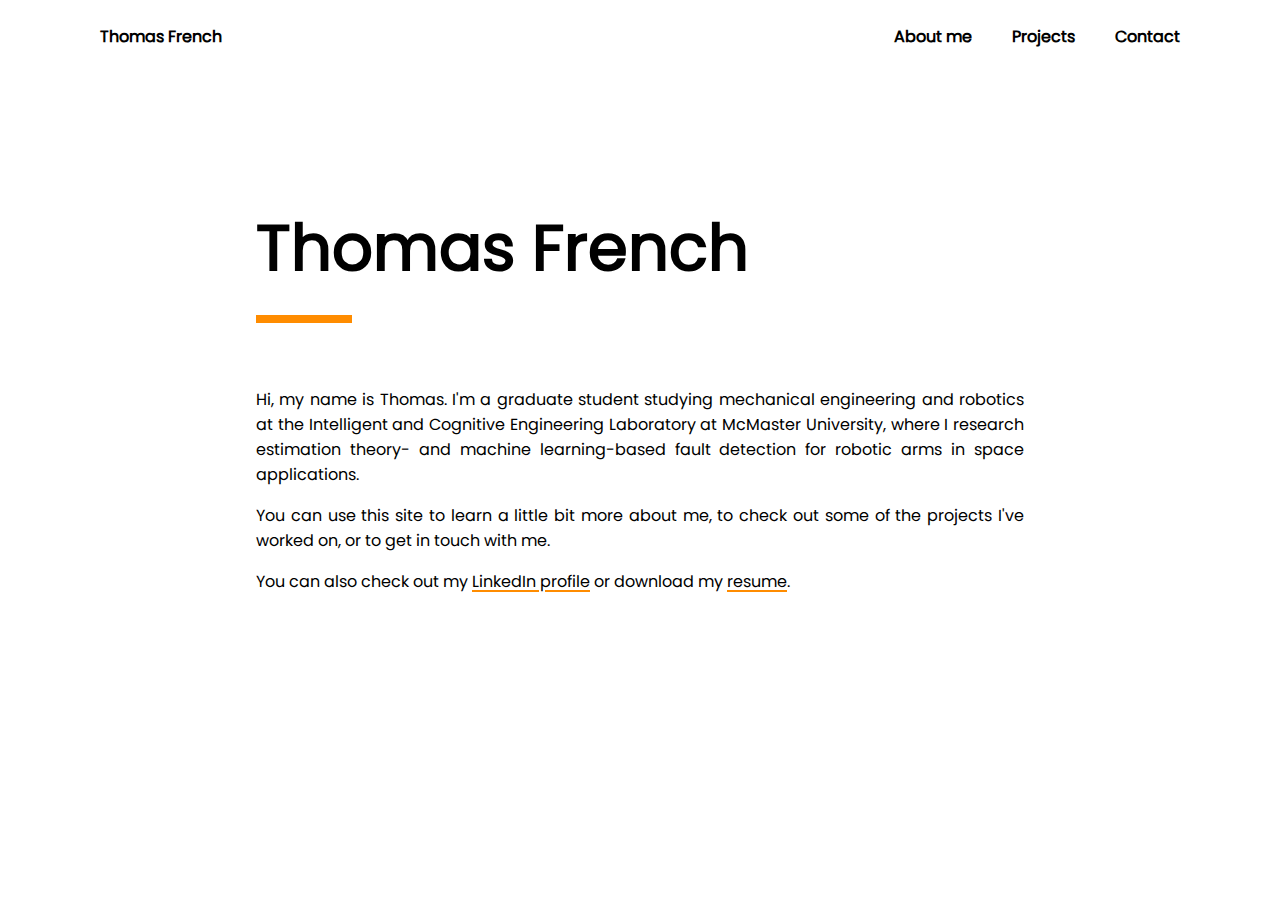
<file: index.html>
<!DOCTYPE html>
<html lang="en-ca">
  <head>
    <title>Thomas French | Home</title>
    <link type="text/css"; rel="stylesheet"; href="stylesheet.css">
	<link rel="shortcut icon" type="image/x-icon" href="media/favicon.png">
  </head>
  <body>
		
		<div id="header">
			<a href="index.html"><div class="header name"><strong>Thomas French</strong><div class="line"></div></div></a>
			<a href="contact.html"><div class="header headerbtn headerright"><strong>Contact</strong><div class="line"></div></div></a>
			<a href="projects.html"><div class="header headerbtn"><strong>Projects</strong><div class="line"></div></div></a>
			<a href="about.html"><div class="header headerbtn"><strong>About me</strong><div class="line"></div></div></a>
		</div>

		<h1>Thomas French</h1>

		<div class="underline"></div>

		<p class="main_text">Hi, my name is Thomas. I'm a graduate student studying mechanical engineering and robotics at the Intelligent and Cognitive Engineering Laboratory at McMaster University, where I research estimation theory- and machine learning-based fault detection for robotic arms in space applications.</p>

		<p class="main_text">You can use this site to learn a little bit more about me, to check out some of the projects I've worked on, or to get in touch with me.</p>

		<p class="main_text">You can also check out my <a class="intext" href="https://www.linkedin.com/in/thomasfrench252/" target="_blank">LinkedIn profile</a> or download my <a class="intext" href="media/ThomasFrenchResumePublic.pdf" download="ThomasFrenchResume.pdf" target="_blank">resume</a>.</p>

		</body>
</html>
</file>
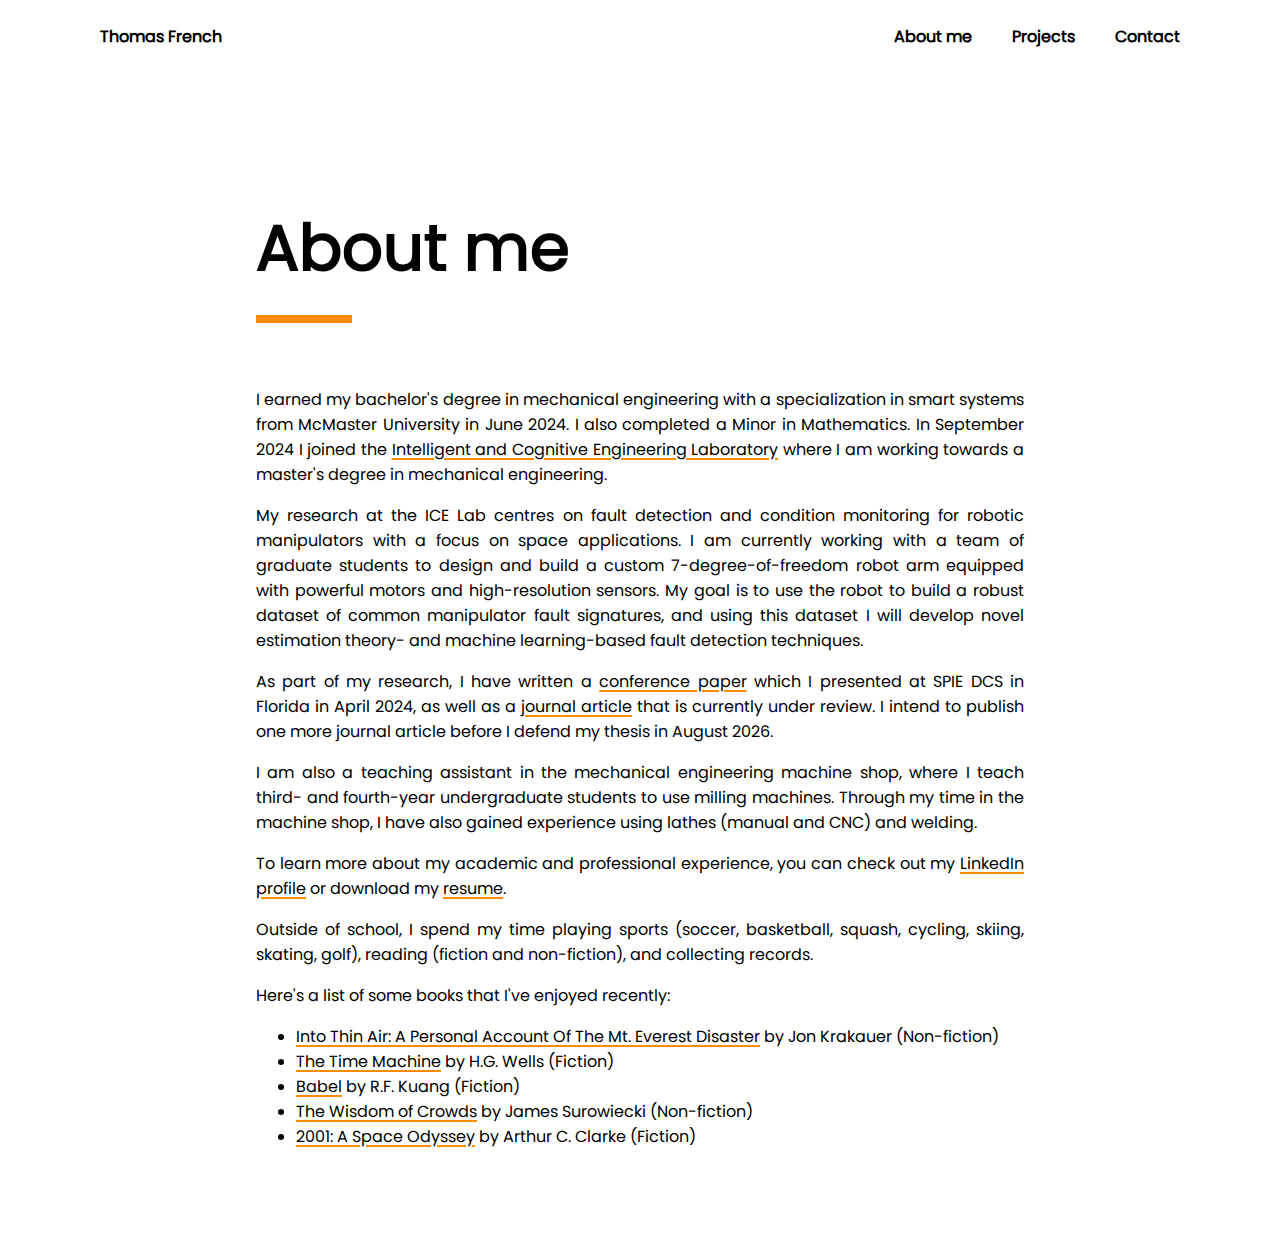
<file: about.html>
<!DOCTYPE html>
<html lang="en-ca">
  <head>
    <title>Thomas French | About me</title>
    <link type="text/css"; rel="stylesheet"; href="stylesheet.css"> 
  </head>
  <body>
		
		<div id="header">
			<a href="index.html"><div class="header name"><strong>Thomas French</strong><div class="line"></div></div></a>
			<a href="contact.html"><div class="header headerbtn headerright"><strong>Contact</strong><div class="line"></div></div></a>
			<a href="projects.html"><div class="header headerbtn"><strong>Projects</strong><div class="line"></div></div></a>
			<a href="about.html"><div class="header headerbtn"><strong>About me</strong><div class="line"></div></div></a>
		</div>

		<h1>About me</h1>

		<div class="underline"></div>

		<p class="main_text">I earned my bachelor's degree in mechanical engineering with a specialization in smart systems from McMaster University in June 2024. I also completed a Minor in Mathematics. In September 2024 I joined the <a class="intext" href="https://ice.gadsden.xyz/" target="_blank">Intelligent and Cognitive Engineering Laboratory</a> where I am working towards a master's degree in mechanical engineering.</p>	
		
		<p class="main_text">My research at the ICE Lab centres on fault detection and condition monitoring for robotic manipulators with a focus on space applications. I am currently working with a team of graduate students to design and build a custom 7-degree-of-freedom robot arm equipped with powerful motors and high-resolution sensors. My goal is to use the robot to build a robust dataset of common manipulator fault signatures, and using this dataset I will develop novel estimation theory- and machine learning-based fault detection techniques.</p>

		<p class="main_text">As part of my research, I have written a <a class="intext" href="https://www.spiedigitallibrary.org/conference-proceedings-of-spie/13483/1348307/Estimation-strategies-for-fault-detection-in-a-6-degree-of/10.1117/12.3053379.short" target="_blank">conference paper</a> which I presented at SPIE DCS in Florida in April 2024, as well as a <a class="intext" href="https://papers.ssrn.com/sol3/papers.cfm?abstract_id=5958875" target="_blank">journal article</a> that is currently under review. I intend to publish one more journal article before I defend my thesis in August 2026.</p>

		<p class="main_text">I am also a teaching assistant in the mechanical engineering machine shop, where I teach third- and fourth-year undergraduate students to use milling machines. Through my time in the machine shop, I have also gained experience using lathes (manual and CNC) and welding.</p>

		<p class="main_text">To learn more about my academic and professional experience, you can check out my <a class="intext" href="https://www.linkedin.com/in/thomasfrench252/" target="_blank">LinkedIn profile</a> or download my <a class="intext" href="media/ThomasFrenchResumePublic.pdf" download="ThomasFrenchResume" target="_blank">resume</a>.</p>

		<p class="main_text">Outside of school, I spend my time playing sports (soccer, basketball, squash, cycling, skiing, skating, golf), reading (fiction and non-fiction), and collecting records.</p>

		<p class="main_text">Here's a list of some books that I've enjoyed recently:</p>

		<ul class="main_text end">
			<li><a class="intext" href="https://app.thestorygraph.com/books/fd98a8b6-75f8-4c93-80e4-9e5395ab565e" target="_blank">Into Thin Air: A Personal Account Of The Mt. Everest Disaster</a> by Jon Krakauer (Non-fiction)</li>
			<li><a class="intext" href="https://app.thestorygraph.com/books/bdbdcb01-4ab2-421e-8fde-1613ea5497eb" target="_blank">The Time Machine</a> by H.G. Wells (Fiction)</li>
			<li><a class="intext" href="https://app.thestorygraph.com/books/27d226e8-2dde-42a2-93d0-f4e523307e97" target="_blank">Babel</a> by R.F. Kuang (Fiction)</li>
			<li><a class="intext" href="https://app.thestorygraph.com/books/3a0e66fb-1147-4379-bc5d-6540ee0ea245" target="_blank">The Wisdom of Crowds</a> by James Surowiecki (Non-fiction)</li>
			<li><a class="intext" href="https://app.thestorygraph.com/books/41b2cb15-4427-4a36-931f-5882a6e68d2a" target="_blank">2001: A Space Odyssey</a> by Arthur C. Clarke (Fiction)</li>
		</ul>
	</body>
</html>
</file>
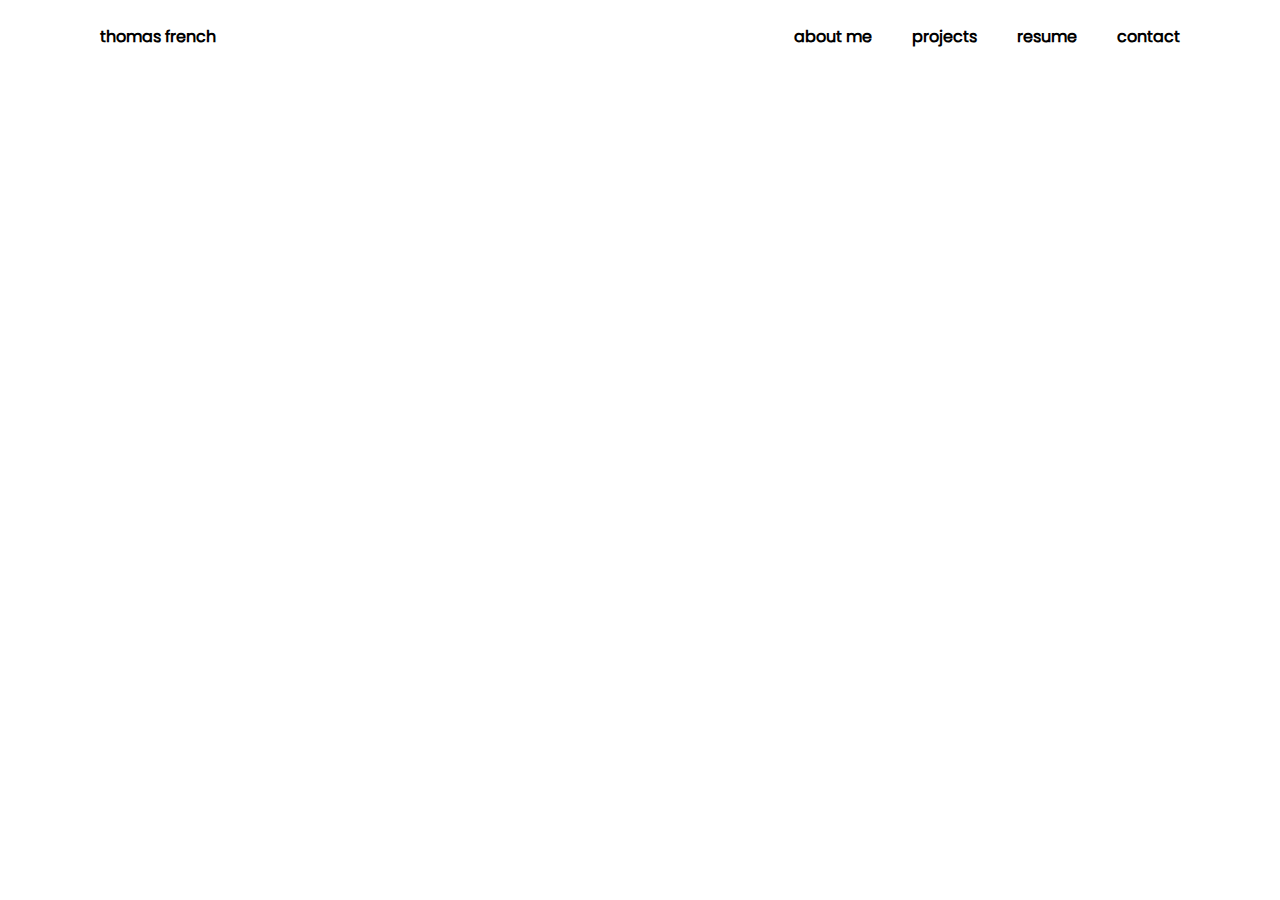
<file: books.html>
<!DOCTYPE html>
<html lang="en-ca">
  <head>
    <title>thomas french | resume</title>
    <link type="text/css"; rel="stylesheet"; href="stylesheet.css">
  </head>
  <body>
		
		<div id="header">
			<a href="index.html"><div class="header name"><strong>thomas french</strong><div class="line"></div></div></a>
			<a href="contact.html"><div class="header headerbtn headerright"><strong>contact</strong><div class="line"></div></div></a>
			<a href="resume.html"><div class="header headerbtn"><strong>resume</strong><div class="line"></div></div></a>
			<a href="projects.html"><div class="header headerbtn"><strong>projects</strong><div class="line"></div></div></a>
			<a href="about.html"><div class="header headerbtn"><strong>about me</strong><div class="line"></div></div></a>
		</div>
		
	</body>
</html>
</file>
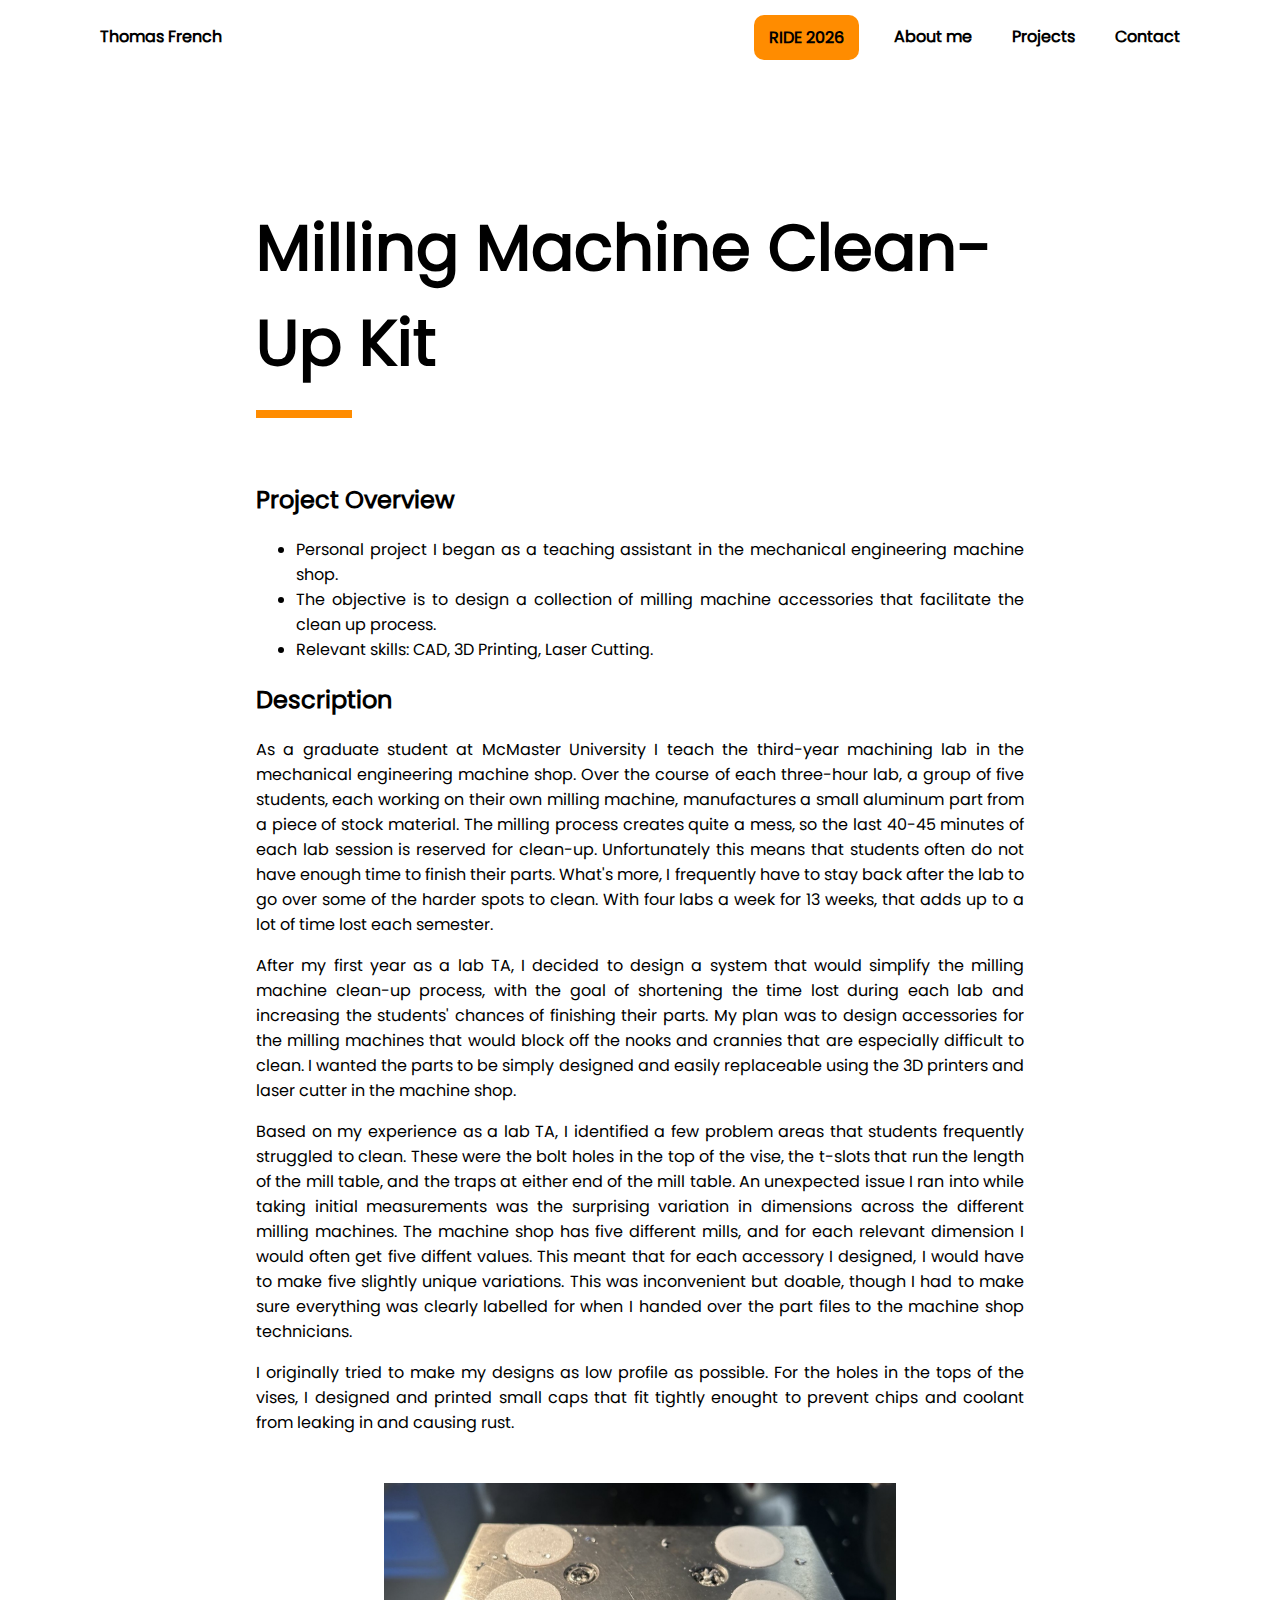
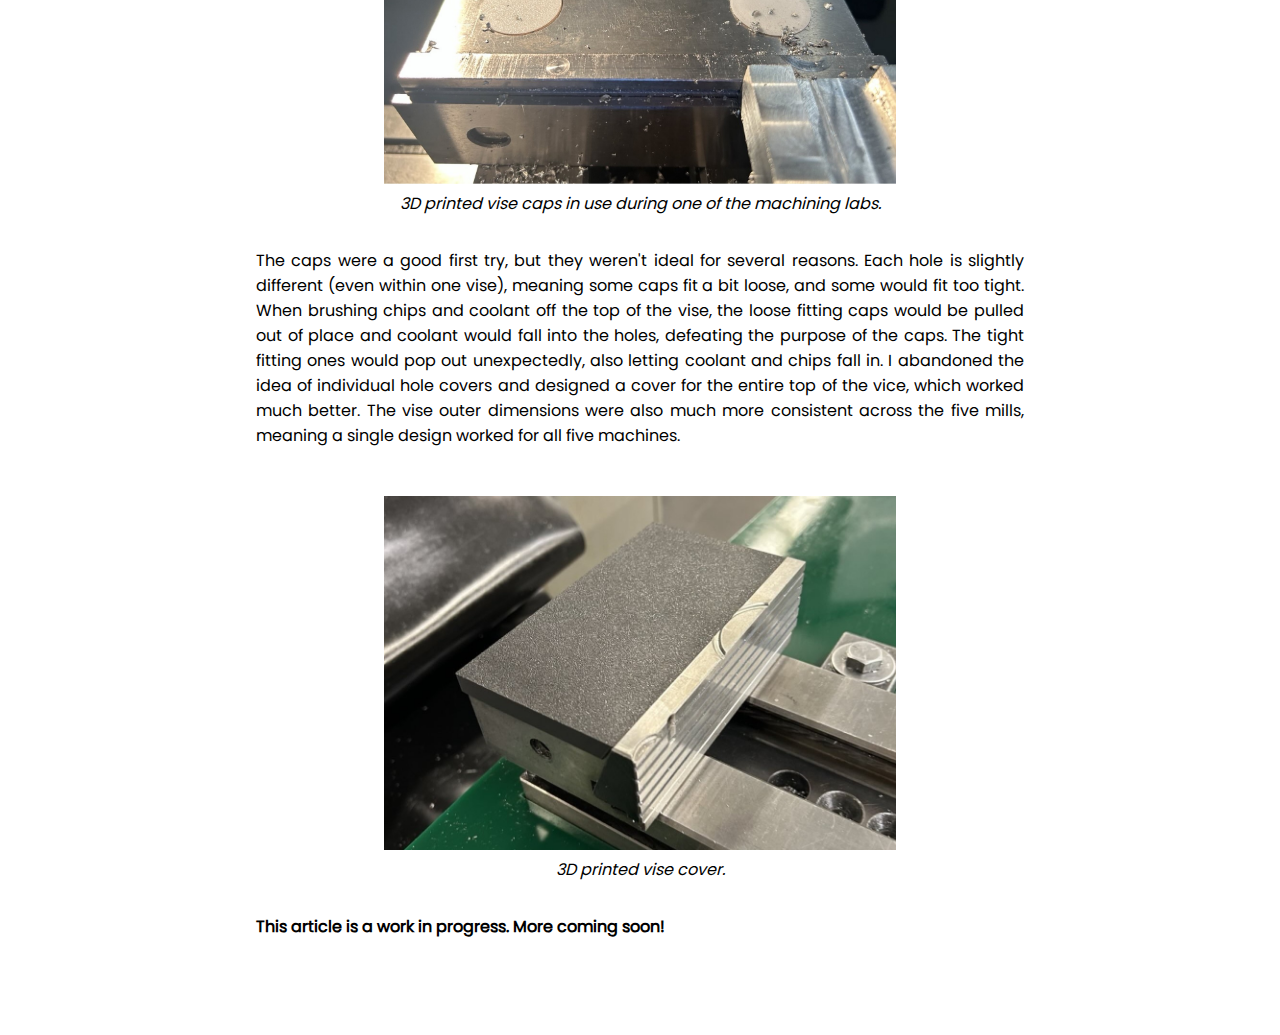
<file: cleanupkit.html>
<!DOCTYPE html>
<html lang="en-ca">
  <head>
    <title>Thomas French | Milling Machine Clean-Up Kit</title>
    <link type="text/css"; rel="stylesheet"; href="stylesheet.css">
		<script>
			 
		</script>
  </head>
  <body>
		
		<div id="header">
			<a href="index.html"><div class="header name"><strong>Thomas French</strong><div class="line"></div></div></a>
			<a href="contact.html"><div class="header headerbtn headerright"><strong>Contact</strong><div class="line"></div></div></a>
			<a href="projects.html"><div class="header headerbtn"><strong>Projects</strong><div class="line"></div></div></a>
			<a href="about.html"><div class="header headerbtn"><strong>About me</strong><div class="line"></div></div></a>
			<a href="https://supportthepmcf.ca/ui/Ride26/p/thomasfrench" target="_blank"><div class="specialbtn"><strong>RIDE 2026</strong></div></a>
		</div>

		<h1>Milling Machine Clean-Up Kit</h1>

		<div class="underline"></div>

		<h2>Project Overview</h2>

		<ul class="main_text">
			<li>Personal project I began as a teaching assistant in the mechanical engineering machine shop.</li>
			<li>The objective is to design a collection of milling machine accessories that facilitate the clean up process.</li>
			<li>Relevant skills: CAD, 3D Printing, Laser Cutting.</li>
		</ul>

		<h2>Description</h2>

		<p class="main_text">As a graduate student at McMaster University I teach the third-year machining lab in the mechanical engineering machine shop. Over the course of each three-hour lab, a group of five students, each working on their own milling machine, manufactures a small aluminum part from a piece of stock material. The milling process creates quite a mess, so the last 40-45 minutes of each lab session is reserved for clean-up. Unfortunately this means that students often do not have enough time to finish their parts. What's more, I frequently have to stay back after the lab to go over some of the harder spots to clean. With four labs a week for 13 weeks, that adds up to a lot of time lost each semester.</p>
			
		<p class="main_text">After my first year as a lab TA, I decided to design a system that would simplify the milling machine clean-up process, with the goal of shortening the time lost during each lab and increasing the students' chances of finishing their parts. My plan was to design accessories for the milling machines that would block off the nooks and crannies that are especially difficult to clean. I wanted the parts to be simply designed and easily replaceable using the 3D printers and laser cutter in the machine shop.</p>

		<p class="main_text">Based on my experience as a lab TA, I identified a few problem areas that students frequently struggled to clean. These were the bolt holes in the top of the vise, the t-slots that run the length of the mill table, and the traps at either end of the mill table. An unexpected issue I ran into while taking initial measurements was the surprising variation in dimensions across the different milling machines. The machine shop has five different mills, and for each relevant dimension I would often get five diffent values. This meant that for each accessory I designed, I would have to make five slightly unique variations. This was inconvenient but doable, though I had to make sure everything was clearly labelled for when I handed over the part files to the machine shop technicians.</sp>
		
		<p class="main_text">I originally tried to make my designs as low profile as possible. For the holes in the tops of the vises, I designed and printed small caps that fit tightly enought to prevent chips and coolant from leaking in and causing rust.</p>

		<img class="main_text" src="media/vise_caps.jpg" alt="The first vise cap design.">

		<p class="caption">3D printed vise caps in use during one of the machining labs.</p>

		<p class="main_text">The caps were a good first try, but they weren't ideal for several reasons. Each hole is slightly different (even within one vise), meaning some caps fit a bit loose, and some would fit too tight. When brushing chips and coolant off the top of the vise, the loose fitting caps would be pulled out of place and coolant would fall into the holes, defeating the purpose of the caps. The tight fitting ones would pop out unexpectedly, also letting coolant and chips fall in. I abandoned the idea of individual hole covers and designed a cover for the entire top of the vice, which worked much better. The vise outer dimensions were also much more consistent across the five mills, meaning a single design worked for all five machines.</p>

		<img class="main_text" src="media/vise_cover.jpg" alt="The 3D printed vise cover.">

		<p class="caption">3D printed vise cover.</p>

		<p class="main_text end"><strong>This article is a work in progress. More coming soon!</strong></p>
		
		<p class="main_text"></p>

		</body>
</html>
</file>
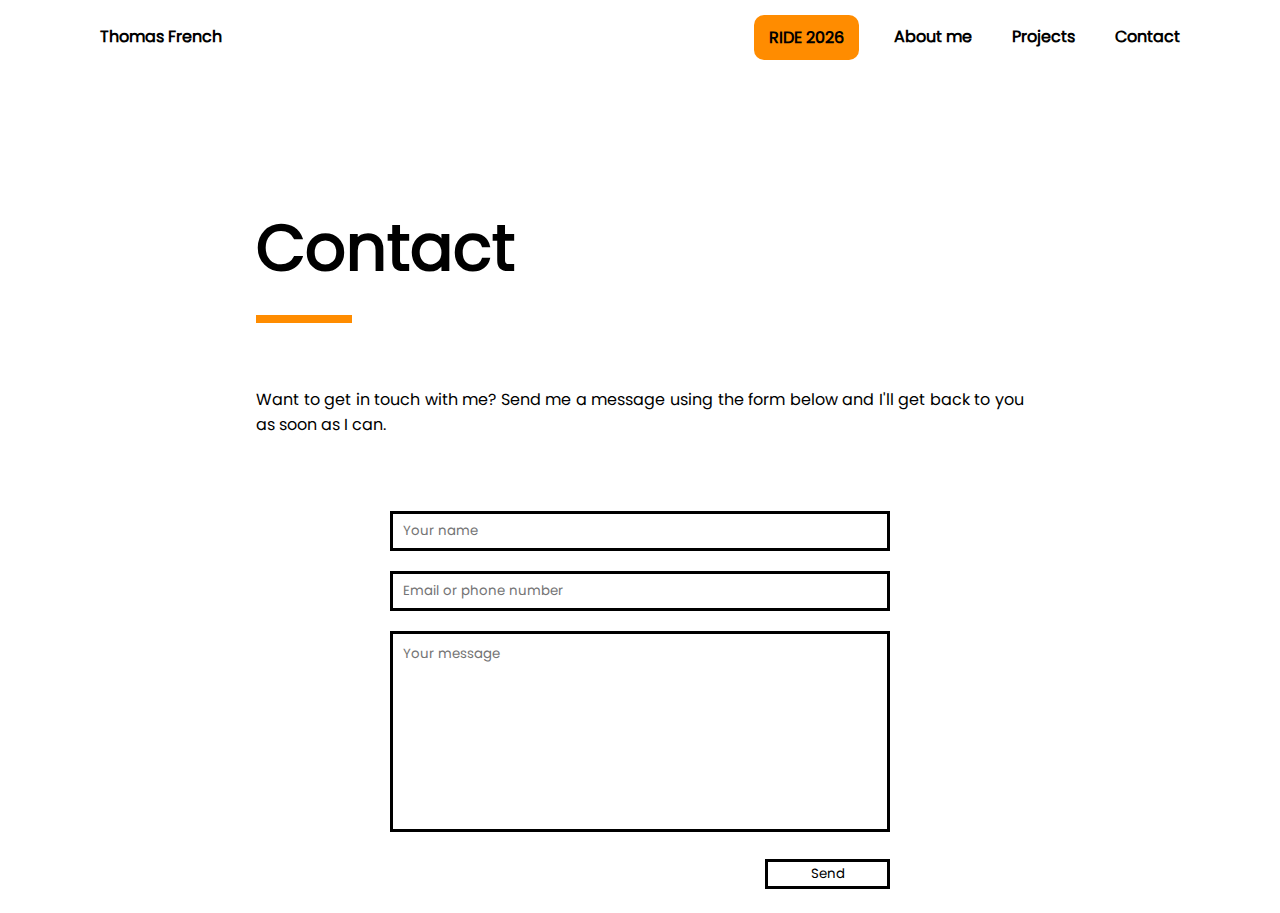
<file: contact.html>
<!DOCTYPE html>
<html lang="en-ca">
  <head>
    <title>Thomas French | Contact</title>
    <link type="text/css"; rel="stylesheet"; href="stylesheet.css">
  </head>
  <body> 
		
		<div id="header">
			<a href="index.html"><div class="header name"><strong>Thomas French</strong><div class="line"></div></div></a>
			<a href="contact.html"><div class="header headerbtn headerright"><strong>Contact</strong><div class="line"></div></div></a>
			<a href="projects.html"><div class="header headerbtn"><strong>Projects</strong><div class="line"></div></div></a>
			<a href="about.html"><div class="header headerbtn"><strong>About me</strong><div class="line"></div></div></a>
			<a href="https://supportthepmcf.ca/ui/Ride26/p/thomasfrench" target="_blank"><div class="specialbtn"><strong>RIDE 2026</strong></div></a>
		</div>

		<h1>Contact</h1>

		<div class="underline"></div>

		<p class="main_text">Want to get in touch with me? Send me a message using the form below and I'll get back to you as soon as I can.</p>
		
		<div class="formbox">
			<form action="https://formspree.io/xnqgwnbd" method="post">
				<input type="text" placeholder="Your name" name="name">
				<input type="text" placeholder="Email or phone number" name="email or phone">
				<textarea placeholder="Your message" name="message"></textarea>
				<input type="submit" value="Send">
			</form>
		</div>

	</body>
</html>
</file>
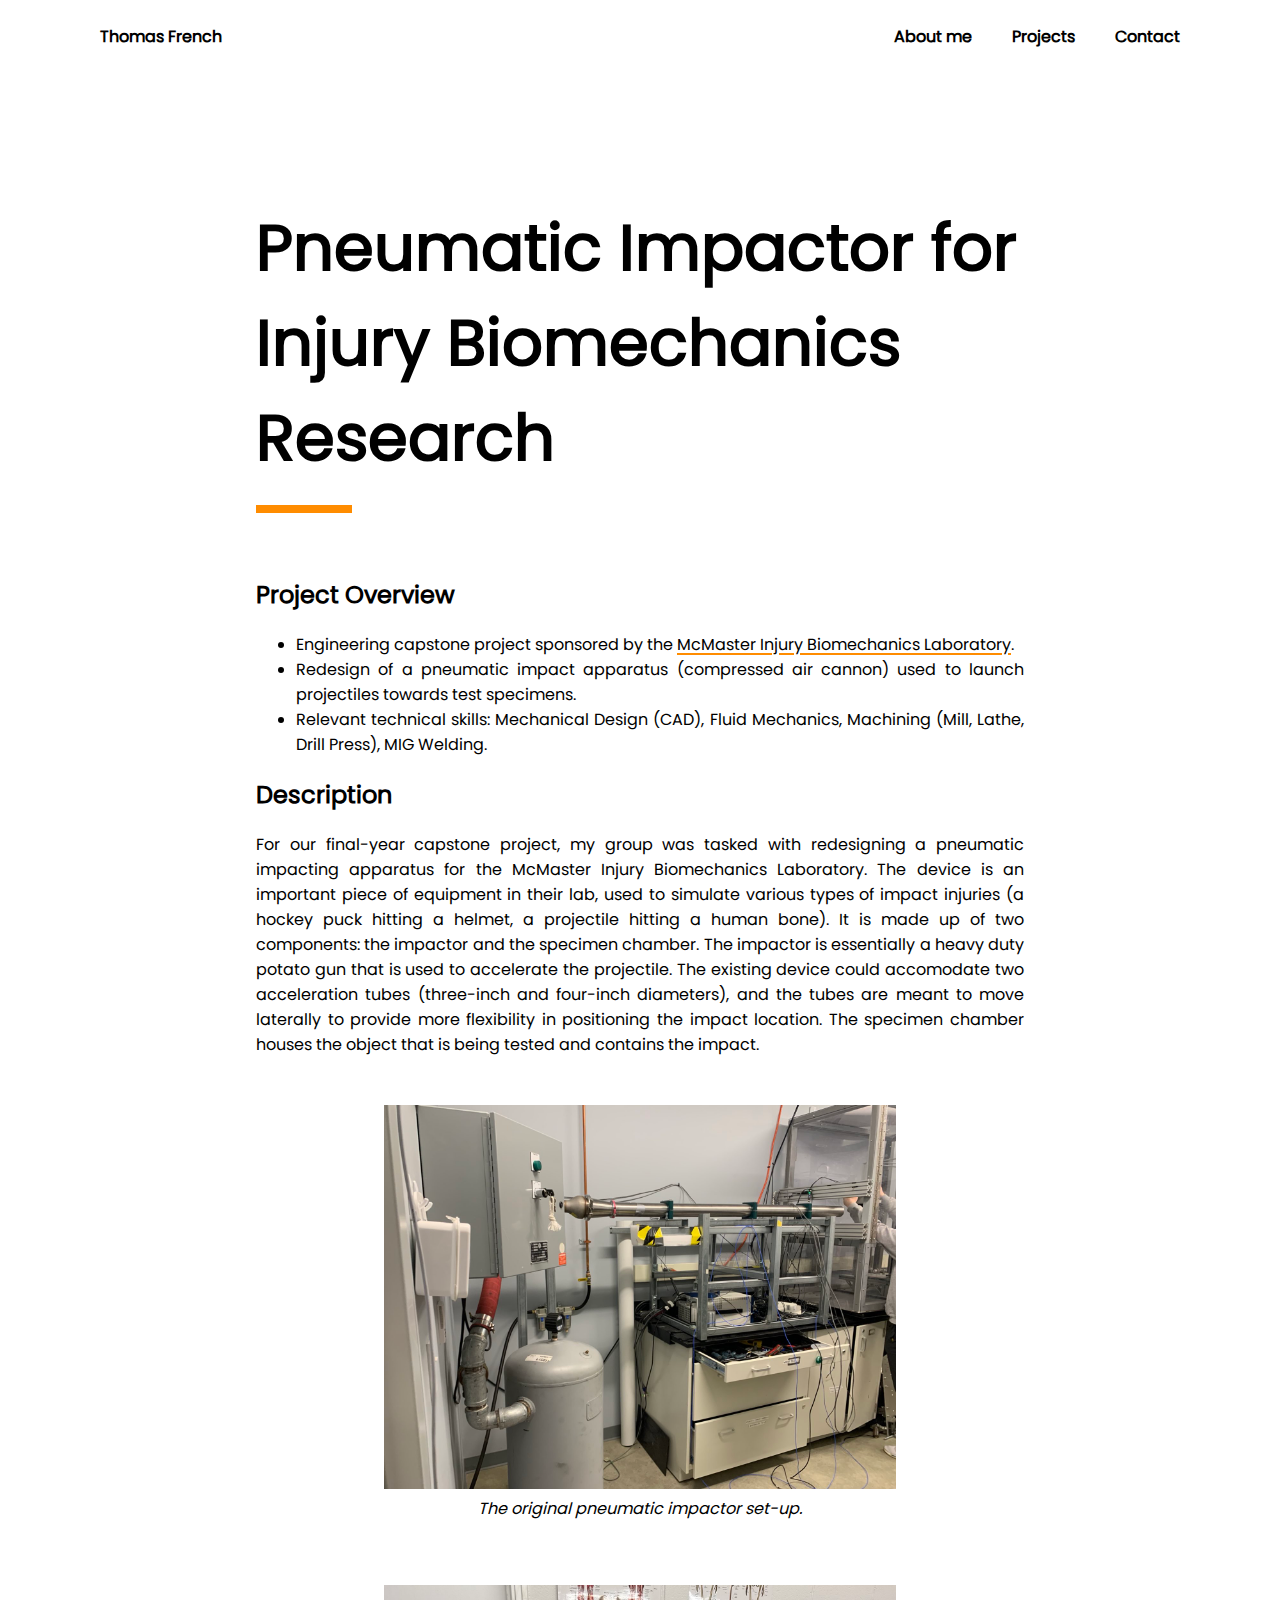
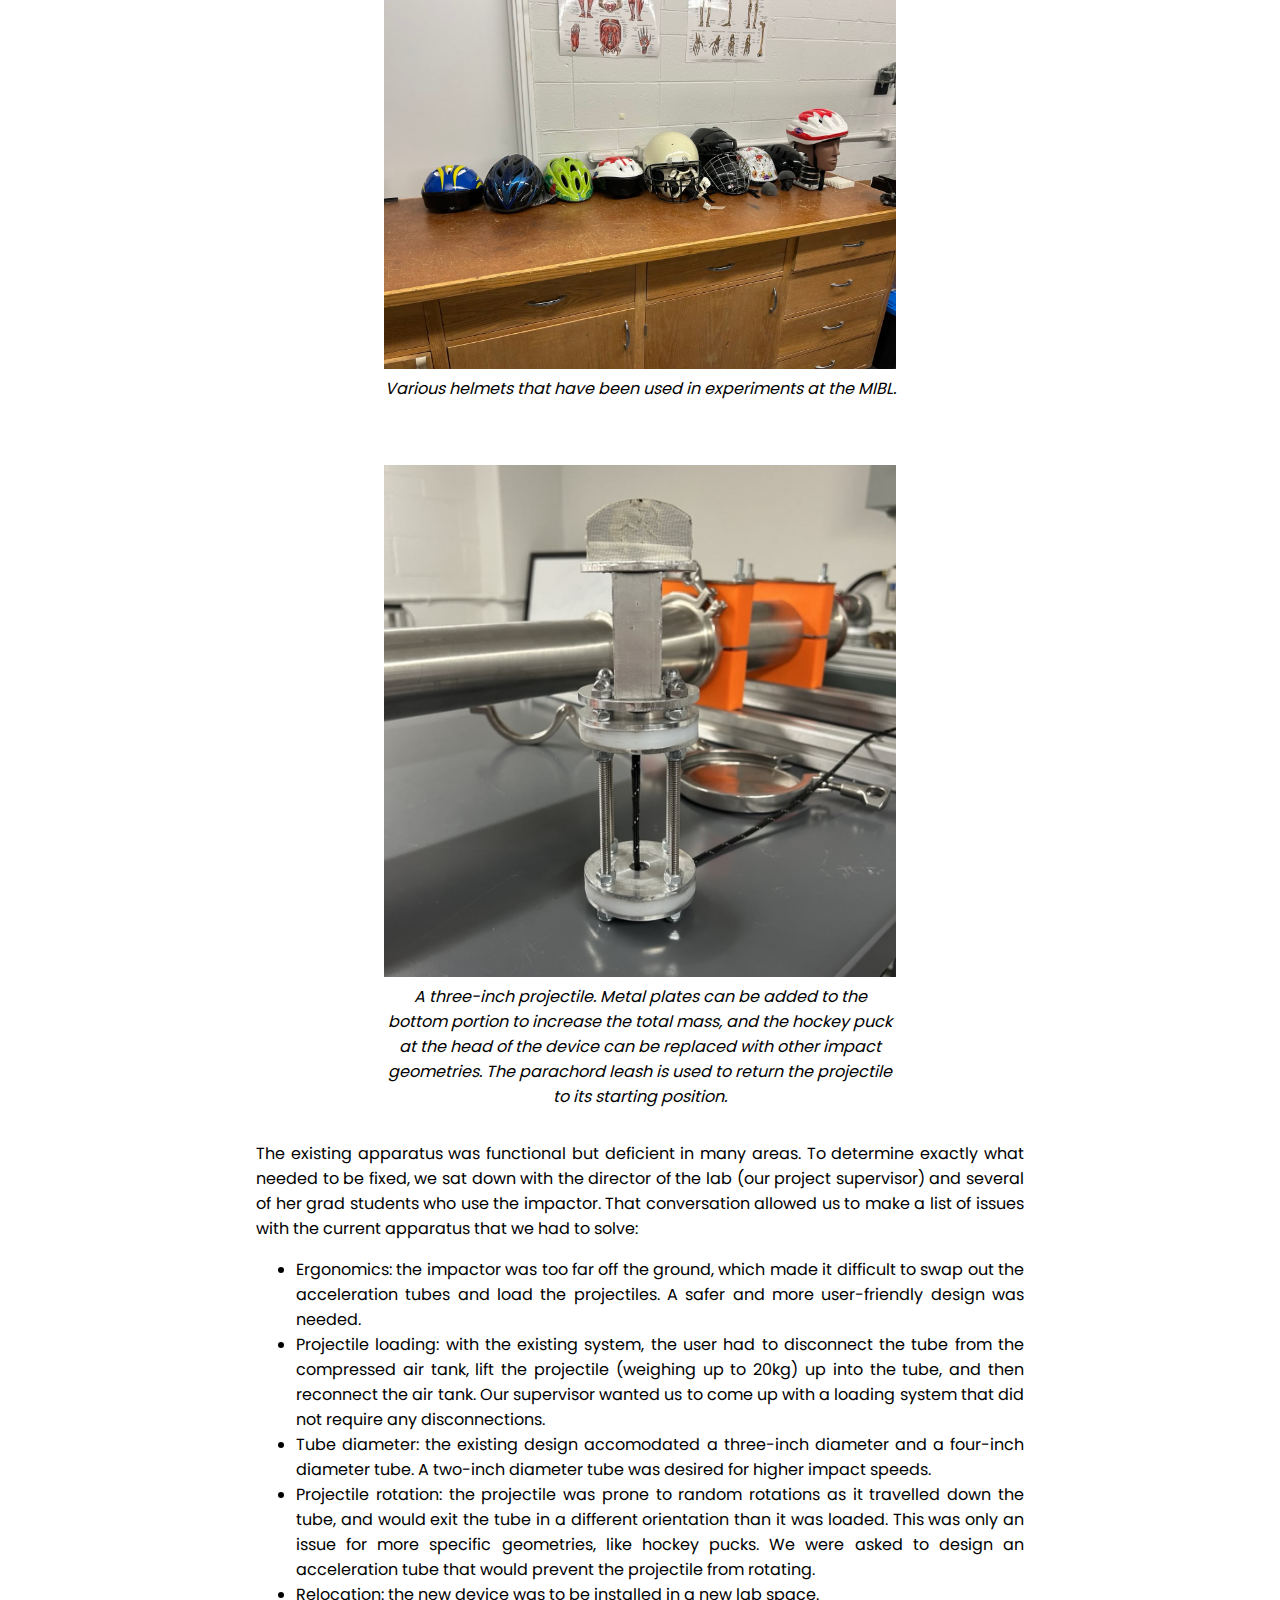
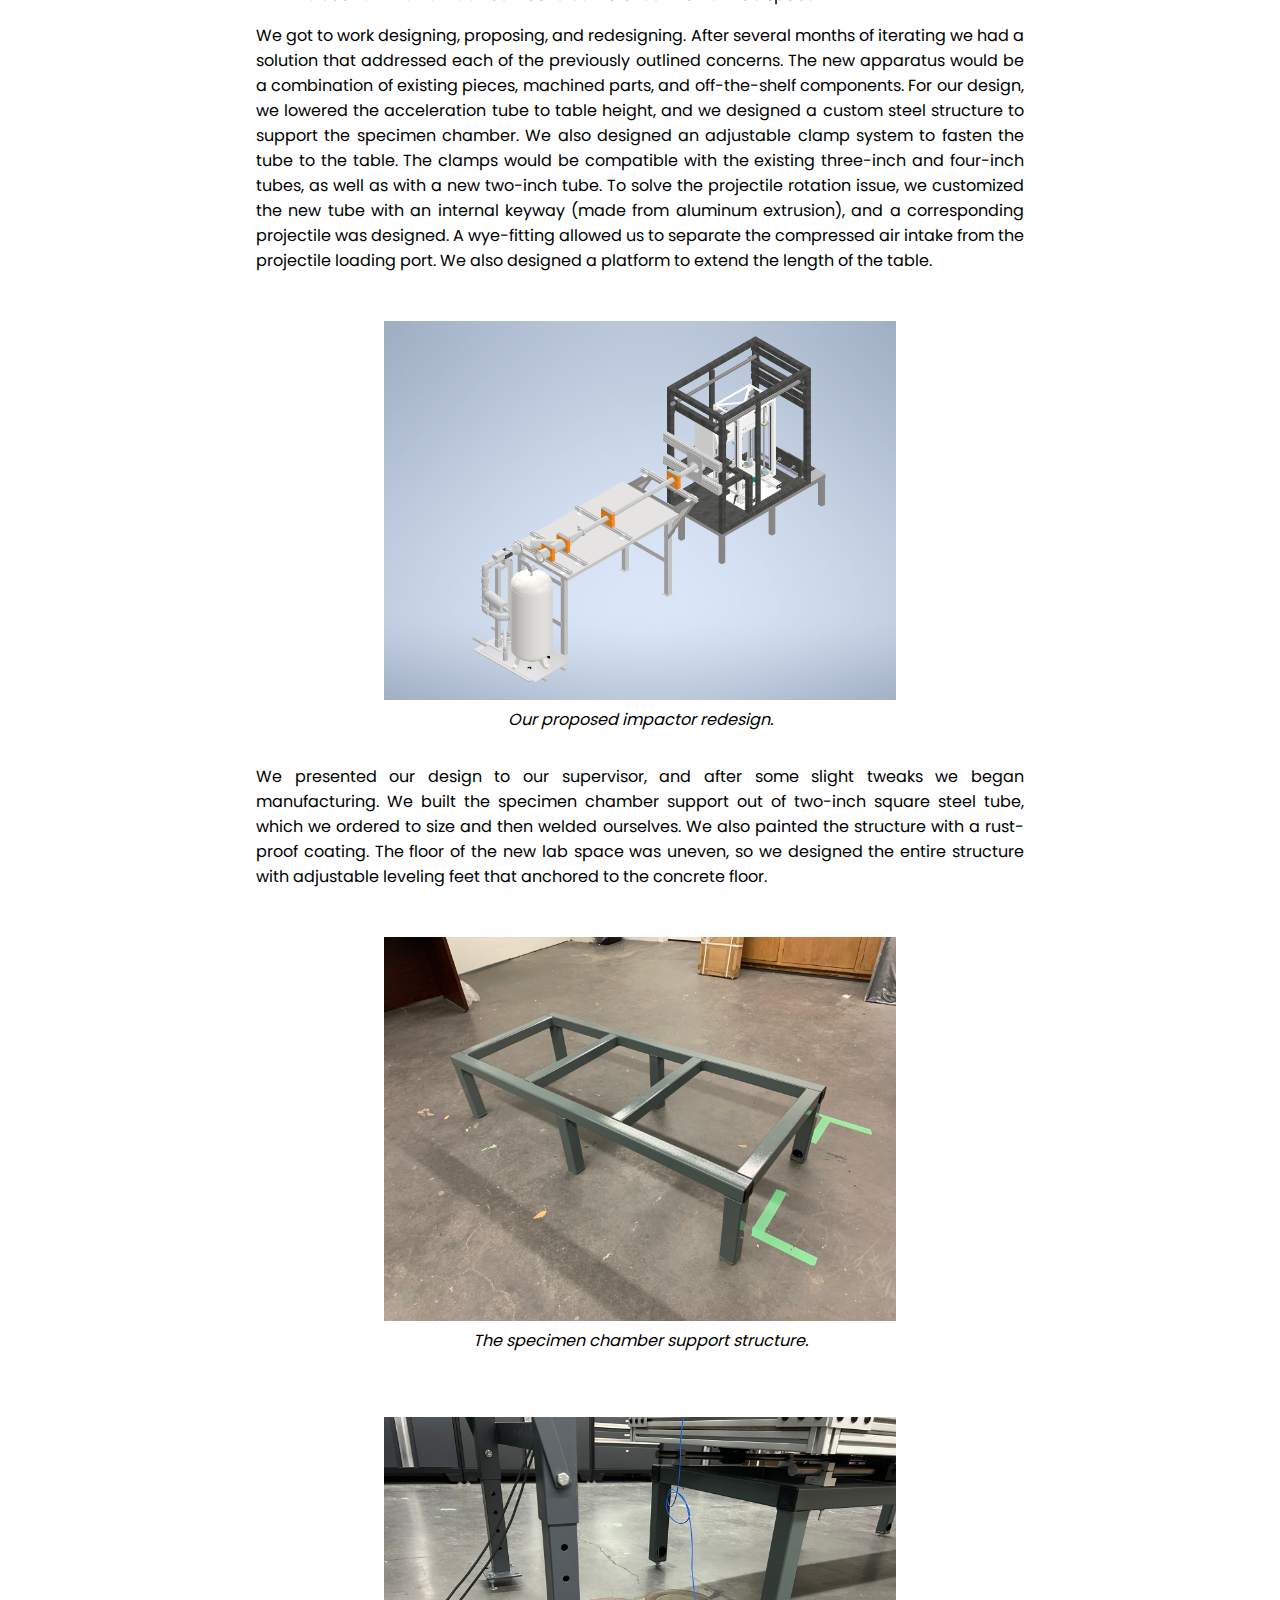
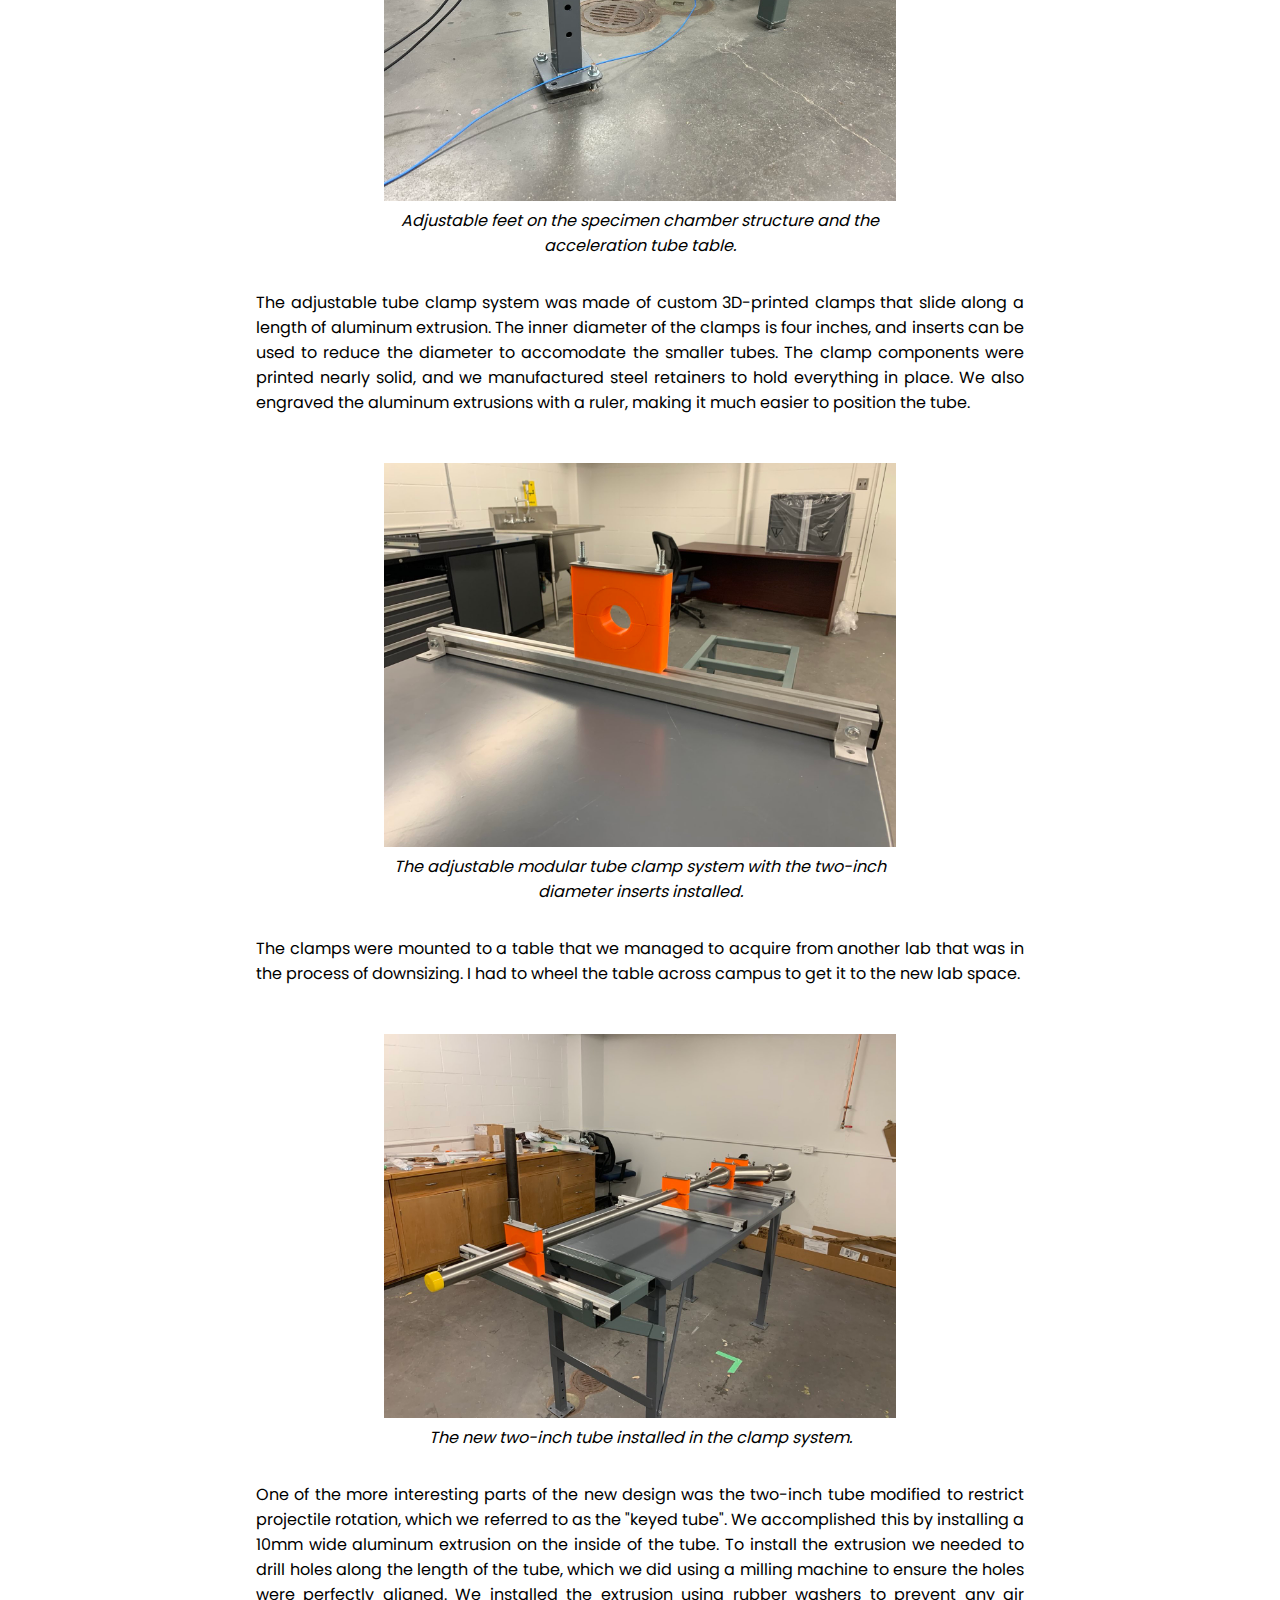
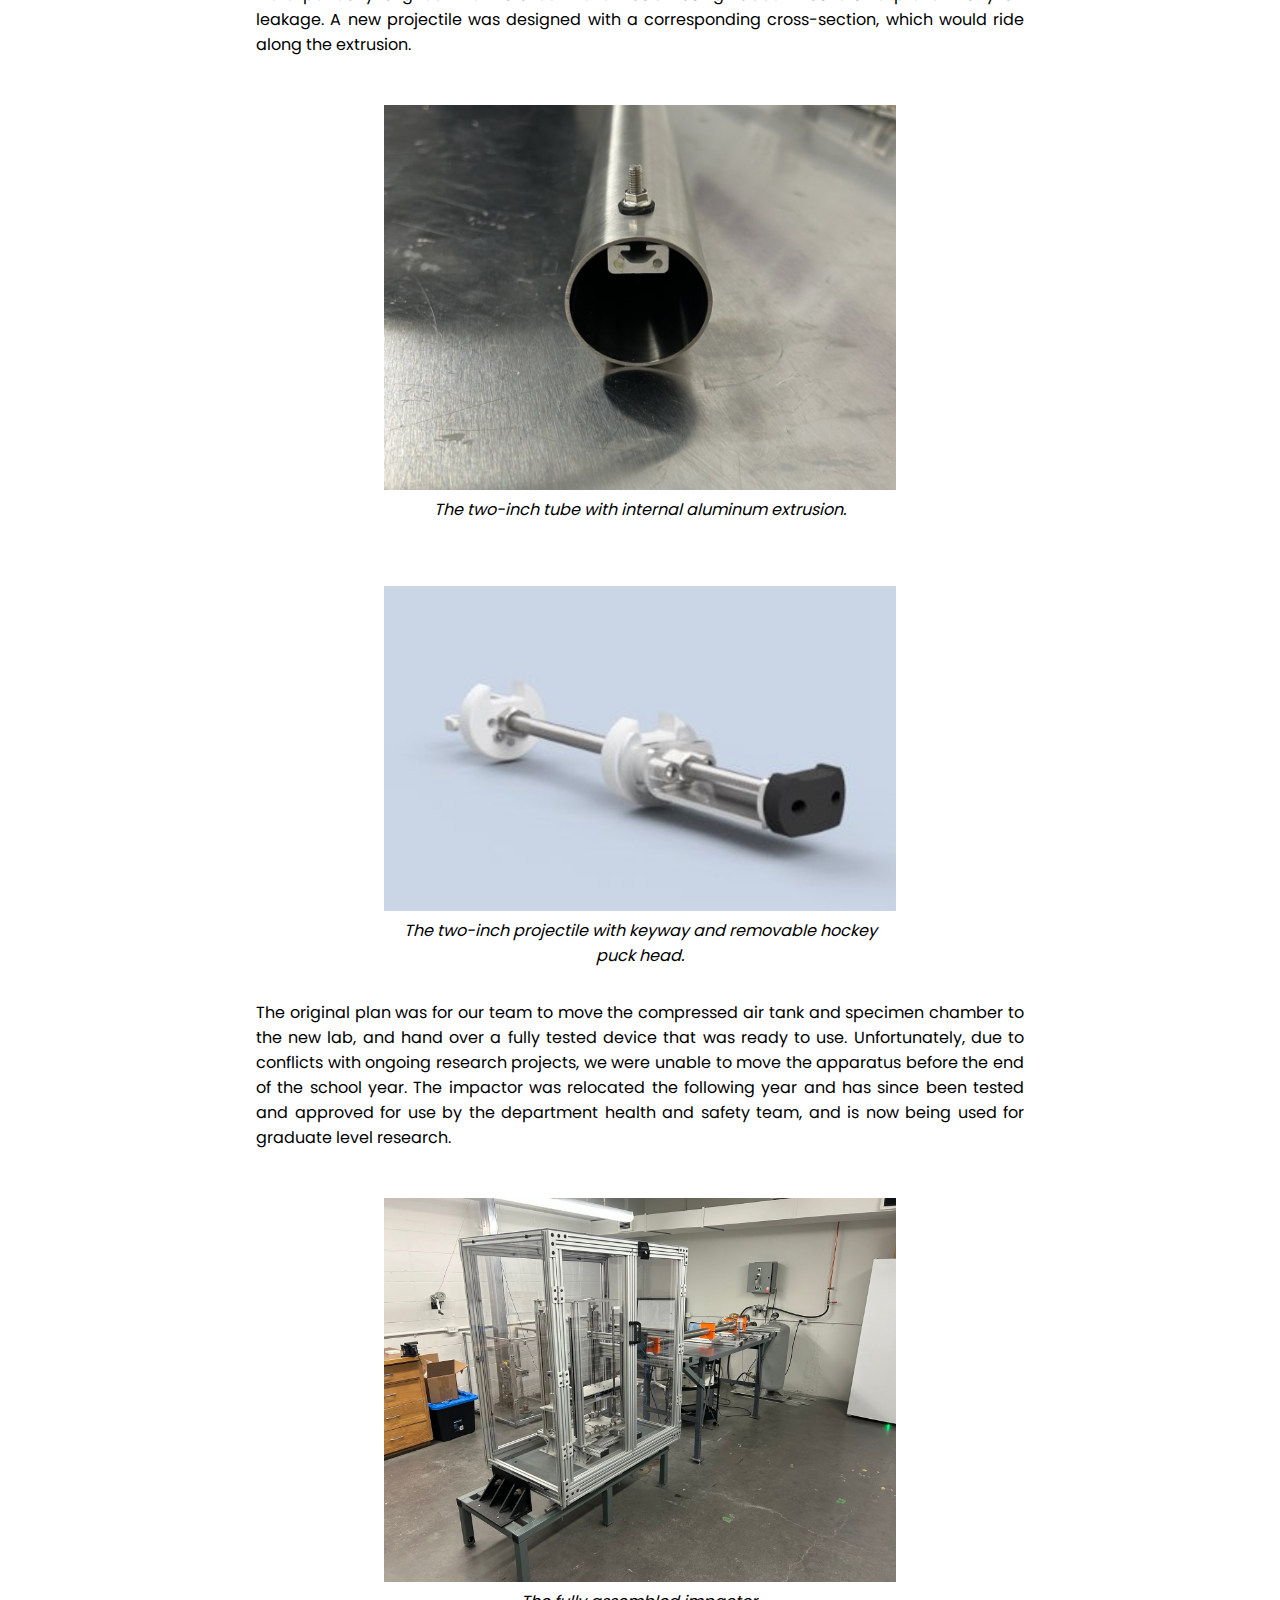
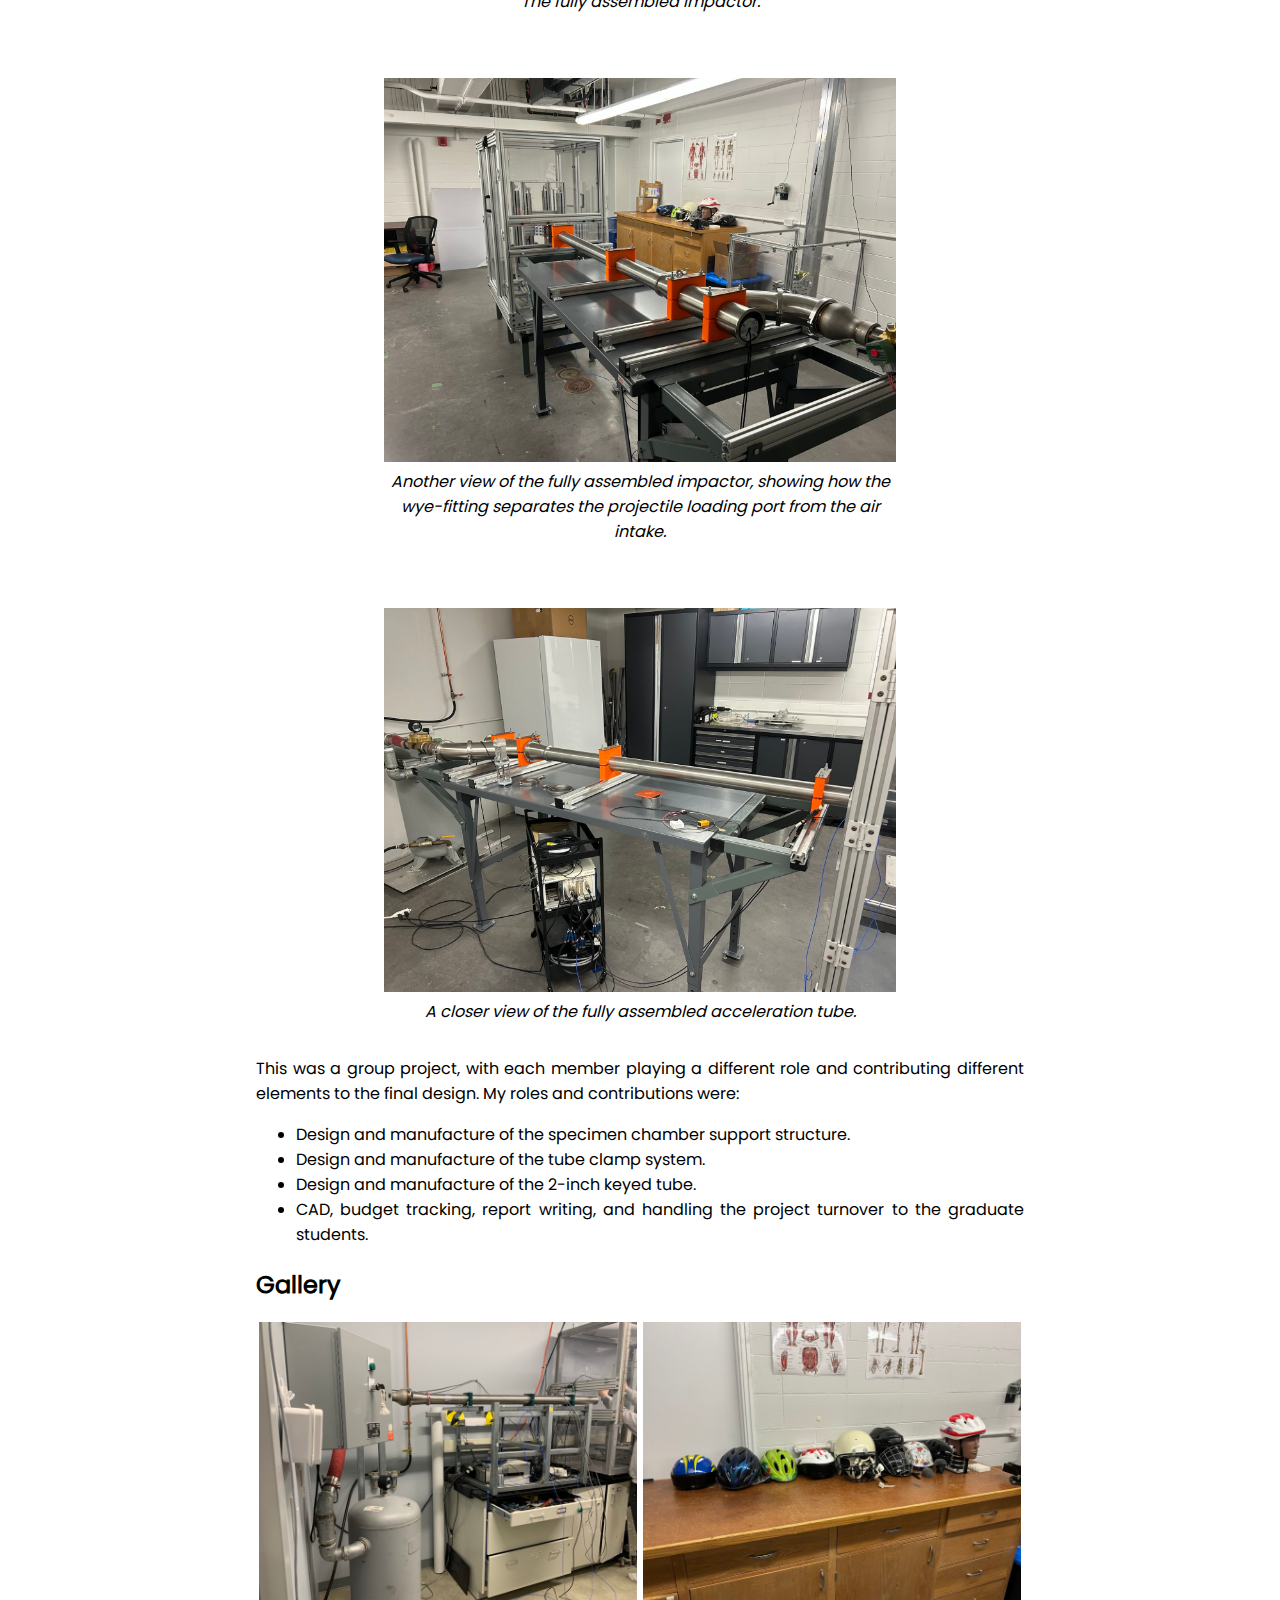
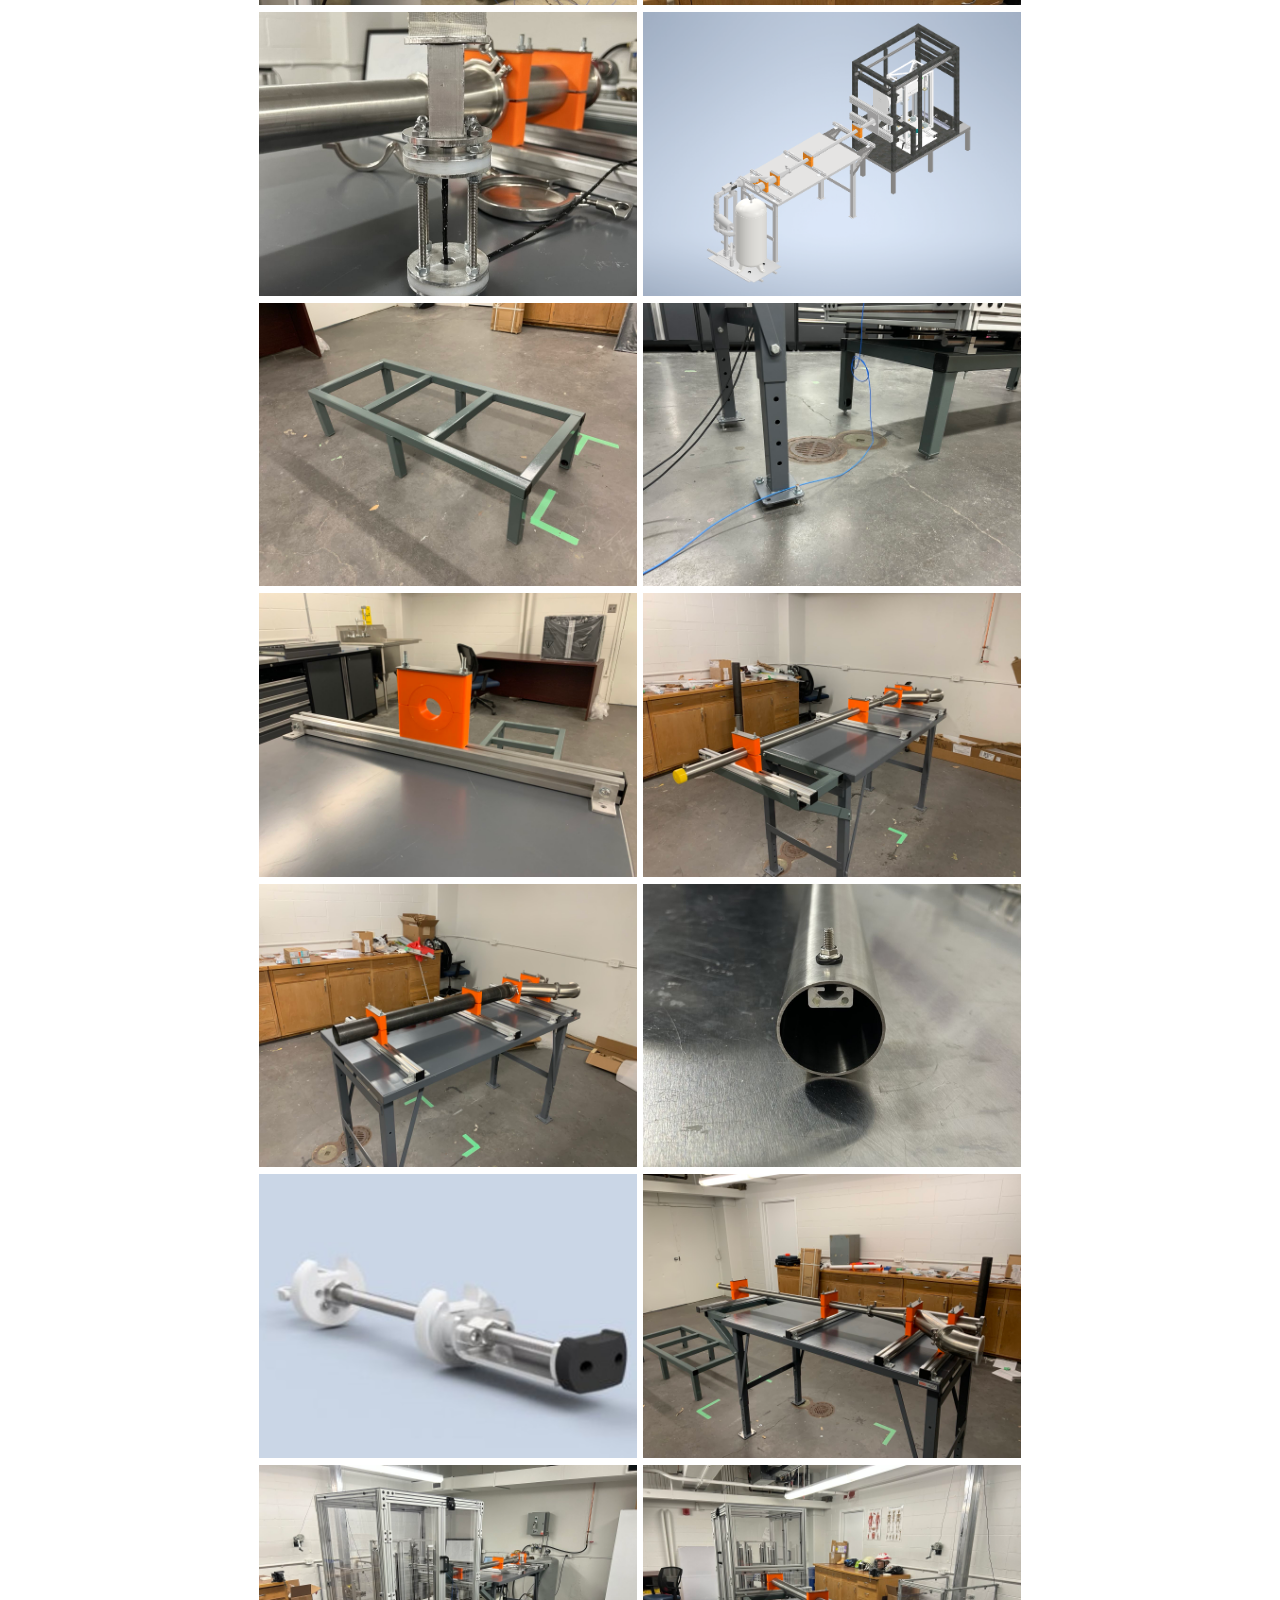
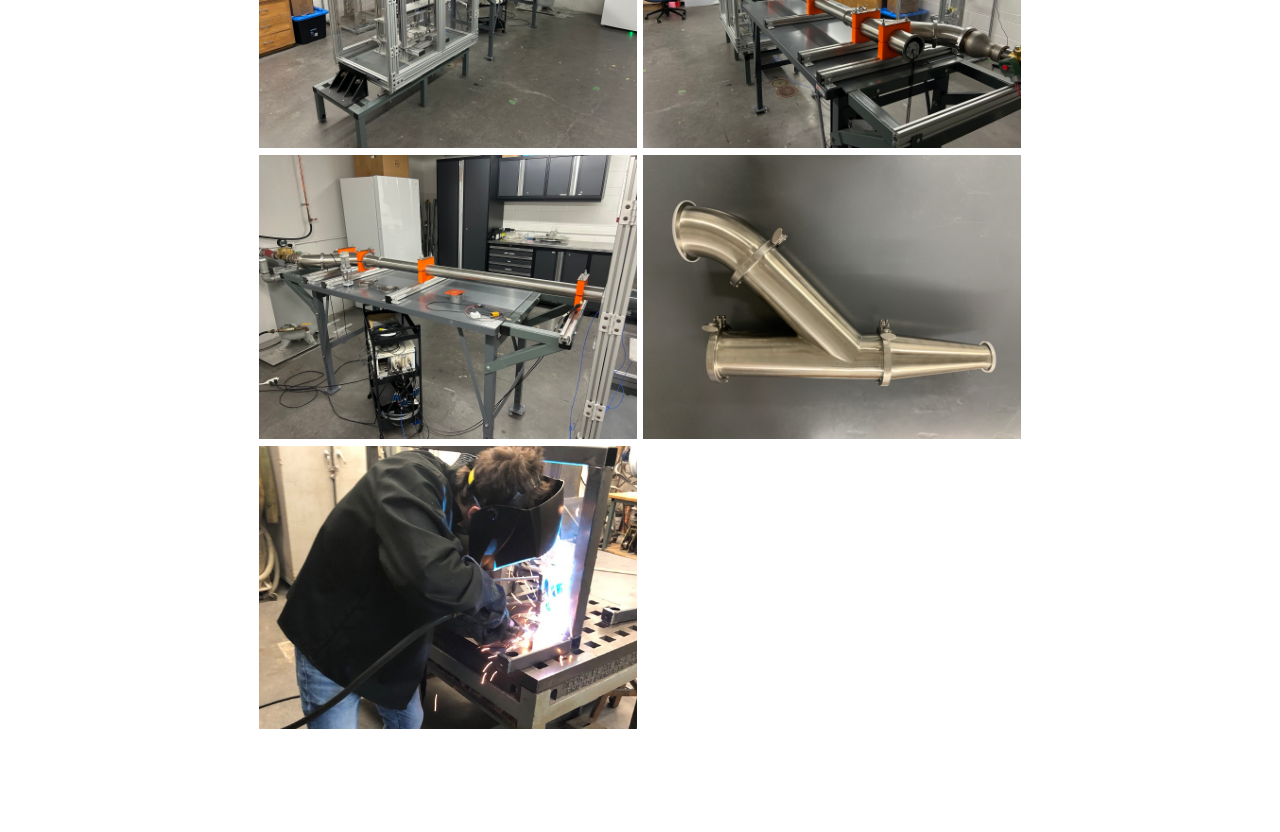
<file: impactor.html>
<!DOCTYPE html>
<html lang="en-ca">
  <head>
    <title>Thomas French | Pneumatic Impactor for Injury Biomechanics Research</title>
    <link type="text/css"; rel="stylesheet"; href="stylesheet.css">
		<script>
			 
		</script>
  </head>
  <body>
		
		<div id="header">
			<a href="index.html"><div class="header name"><strong>Thomas French</strong><div class="line"></div></div></a>
			<a href="contact.html"><div class="header headerbtn headerright"><strong>Contact</strong><div class="line"></div></div></a>
			<a href="projects.html"><div class="header headerbtn"><strong>Projects</strong><div class="line"></div></div></a>
			<a href="about.html"><div class="header headerbtn"><strong>About me</strong><div class="line"></div></div></a>
		</div>

		<h1>Pneumatic Impactor for Injury Biomechanics Research</h1>

		<div class="underline"></div>

		<h2>Project Overview</h2>

		<ul class="main_text">
			<li>Engineering capstone project sponsored by the <a class="intext" href="https://www.macinjurybiomech.com/" target="_blank">McMaster Injury Biomechanics Laboratory</a>.</li>
			<li>Redesign of a pneumatic impact apparatus (compressed air cannon) used to launch projectiles towards test specimens.</li>
			<li>Relevant technical skills: Mechanical Design (CAD), Fluid Mechanics, Machining (Mill, Lathe, Drill Press), MIG Welding.</li>
		</ul>

		<h2>Description</h2>

		<p class="main_text">For our final-year capstone project, my group was tasked with redesigning a pneumatic impacting apparatus for the McMaster Injury Biomechanics Laboratory. The device is an important piece of equipment in their lab, used to simulate various types of impact injuries (a hockey puck hitting a helmet, a projectile hitting a human bone). It is made up of two components: the impactor and the specimen chamber. The impactor is essentially a heavy duty potato gun that is used to accelerate the projectile. The existing device could accomodate two acceleration tubes (three-inch and four-inch diameters), and the tubes are meant to move laterally to provide more flexibility in positioning the impact location. The specimen chamber houses the object that is being tested and contains the impact.</p>

		<img class="main_text" src="media/original_apparatus.jpg" alt="The original pneumatic impactor.">

		<p class="caption">The original pneumatic impactor set-up.</p>

		<img class="main_text" src="media/helmets.jpg" alt="Helmets in the lab.">

		<p class="caption">Various helmets that have been used in experiments at the MIBL.</p>

		<img class="main_text" src="media/projectile.jpg" alt="A three-inch projectile.">

		<p class="caption">A three-inch projectile. Metal plates can be added to the bottom portion to increase the total mass, and the hockey puck at the head of the device can be replaced with other impact geometries. The parachord leash is used to return the projectile to its starting position.</p>

		<p class="main_text">The existing apparatus was functional but deficient in many areas. To determine exactly what needed to be fixed, we sat down with the director of the lab (our project supervisor) and several of her grad students who use the impactor. That conversation allowed us to make a list of issues with the current apparatus that we had to solve:</p>

		<ul class="main_text">
			<li>Ergonomics: the impactor was too far off the ground, which made it difficult to swap out the acceleration tubes and load the projectiles. A safer and more user-friendly design was needed.</li>
			<li>Projectile loading: with the existing system, the user had to disconnect the tube from the compressed air tank, lift the projectile (weighing up to 20kg) up into the tube, and then reconnect the air tank. Our supervisor wanted us to come up with a loading system that did not require any disconnections.</li>
			<li>Tube diameter: the existing design accomodated a three-inch diameter and a four-inch diameter tube. A two-inch diameter tube was desired for higher impact speeds.</li>
			<li>Projectile rotation: the projectile was prone to random rotations as it travelled down the tube, and would exit the tube in a different orientation than it was loaded. This was only an issue for more specific geometries, like hockey pucks. We were asked to design an acceleration tube that would prevent the projectile from rotating.</li>
			<li>Relocation: the new device was to be installed in a new lab space.</li>
		</ul>

		<p class="main_text">We got to work designing, proposing, and redesigning. After several months of iterating we had a solution that addressed each of the previously outlined concerns. The new apparatus would be a combination of existing pieces, machined parts, and off-the-shelf components. For our design, we lowered the acceleration tube to table height, and we designed a custom steel structure to support the specimen chamber. We also designed an adjustable clamp system to fasten the tube to the table. The clamps would be compatible with the existing three-inch and four-inch tubes, as well as with a new two-inch tube. To solve the projectile rotation issue, we customized the new tube with an internal keyway (made from aluminum extrusion), and a corresponding projectile was designed. A wye-fitting allowed us to separate the compressed air intake from the projectile loading port. We also designed a platform to extend the length of the table.</p>

		<img class="main_text" src="media/new_impactor_model.png" alt="The new pneumatic impactor design.">

		<p class="caption">Our proposed impactor redesign.</p>
		
		<p class="main_text">We presented our design to our supervisor, and after some slight tweaks we began manufacturing. We built the specimen chamber support out of two-inch square steel tube, which we ordered to size and then welded ourselves. We also painted the structure with a rust-proof coating. The floor of the new lab space was uneven, so we designed the entire structure with adjustable leveling feet that anchored to the concrete floor.</p>

		<img class="main_text" src="media/chamber_support.jpg" alt="The specimen chamber support structure.">

		<p class="caption">The specimen chamber support structure.</p>

		<img class="main_text" src="media/adjustable_feet_2.jpg" alt="Adjustable feet.">

		<p class="caption">Adjustable feet on the specimen chamber structure and the acceleration tube table.</p>

		<p class="main_text">The adjustable tube clamp system was made of custom 3D-printed clamps that slide along a length of aluminum extrusion. The inner diameter of the clamps is four inches, and inserts can be used to reduce the diameter to accomodate the smaller tubes. The clamp components were printed nearly solid, and we manufactured steel retainers to hold everything in place. We also engraved the aluminum extrusions with a ruler, making it much easier to position the tube.</p>

		<img class="main_text" src="media/modular_tube_clamp.jpg" alt="The adjustable modular tube clamp system.">

		<p class="caption">The adjustable modular tube clamp system with the two-inch diameter inserts installed.</p>

		<p class="main_text">The clamps were mounted to a table that we managed to acquire from another lab that was in the process of downsizing. I had to wheel the table across campus to get it to the new lab space.</p>

		<img class="main_text" src="media/small_tube_installed.jpg" alt="The new two-inch tube installed in the clamp system.">

		<p class="caption">The new two-inch tube installed in the clamp system.</p>

		<p class="main_text">One of the more interesting parts of the new design was the two-inch tube modified to restrict projectile rotation, which we referred to as the "keyed tube". We accomplished this by installing a 10mm wide aluminum extrusion on the inside of the tube. To install the extrusion we needed to drill holes along the length of the tube, which we did using a milling machine to ensure the holes were perfectly aligned. We installed the extrusion using rubber washers to prevent any air leakage. A new projectile was designed with a corresponding cross-section, which would ride along the extrusion.</p>

		<img class="main_text" src="media/keyed_tube.jpg" alt="The keyed tube.">

		<p class="caption">The two-inch tube with internal aluminum extrusion.</p>

		<img class="main_text" src="media/new_projectile.jpg" alt="The new projectile.">

		<p class="caption">The two-inch projectile with keyway and removable hockey puck head.</p>

		<p class="main_text">The original plan was for our team to move the compressed air tank and specimen chamber to the new lab, and hand over a fully tested device that was ready to use. Unfortunately, due to conflicts with ongoing research projects, we were unable to move the apparatus before the end of the school year. The impactor was relocated the following year and has since been tested and approved for use by the department health and safety team, and is now being used for graduate level research.</p>

		<img class="main_text" src="media/final_impactor_1.jpg" alt="The fully assembled impactor.">

		<p class="caption">The fully assembled impactor.</p>

		<img class="main_text" src="media/final_impactor_2.jpg" alt="The fully assembled impactor.">

		<p class="caption">Another view of the fully assembled impactor, showing how the wye-fitting separates the projectile loading port from the air intake.</p>

		<img class="main_text" src="media/final_impactor_3.jpg" alt="The fully assembled impactor.">

		<p class="caption">A closer view of the fully assembled acceleration tube.</p>

		<p class="main_text">This was a group project, with each member playing a different role and contributing different elements to the final design. My roles and contributions were:</p>

		<ul class="main_text">
			<li>Design and manufacture of the specimen chamber support structure.</li>
			<li>Design and manufacture of the tube clamp system.</li>
			<li>Design and manufacture of the 2-inch keyed tube.</li>
			<li>CAD, budget tracking, report writing, and handling the project turnover to the graduate students.</li>
		</ul>

		<h2>Gallery</h2>

		<div class="gallery end">
			<img class="gallery_img" src="media/original_apparatus.jpg"><img class="gallery_img" src="media/helmets.jpg"><img class="gallery_img" src="media/projectile.jpg"><img class="gallery_img" src="media/new_impactor_model.png"><img class="gallery_img" src="media/chamber_support.jpg"><img class="gallery_img" src="media/adjustable_feet_2.jpg"><img class="gallery_img" src="media/modular_tube_clamp.jpg"><img class="gallery_img" src="media/small_tube_installed.jpg"><img class="gallery_img" src="media/large_tube_installed.jpg"><img class="gallery_img" src="media/keyed_tube.jpg"><img class="gallery_img" src="media/new_projectile.jpg"><img class="gallery_img" src="media/pneumatic_impactor.jpg"><img class="gallery_img" src="media/final_impactor_1.jpg"><img class="gallery_img" src="media/final_impactor_2.jpg"><img class="gallery_img" src="media/final_impactor_3.jpg"><img class="gallery_img" src="media/wye_fitting.jpg"><img class="gallery_img" src="media/welding.jpg">
		</div>
		
		</body>
</html>
</file>
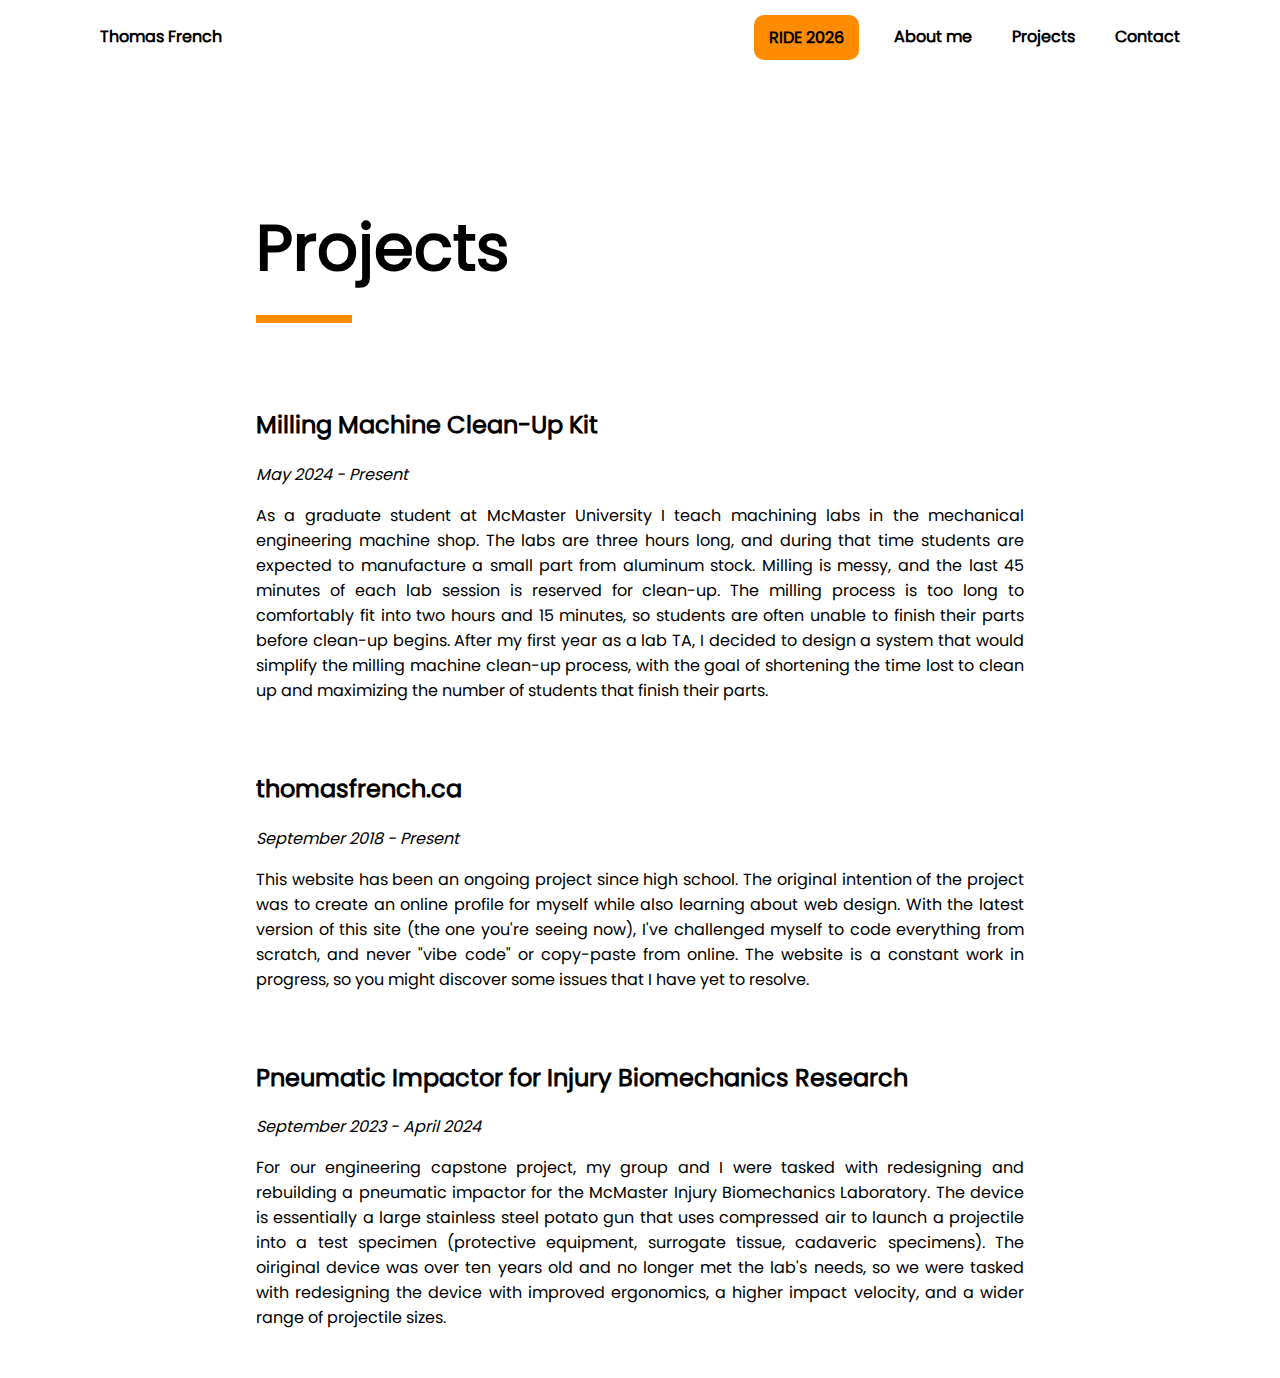
<file: projects.html>
<!DOCTYPE html>
<html lang="en-ca">
  <head>
    <title>Thomas French | Projects</title>
    <link type="text/css"; rel="stylesheet"; href="stylesheet.css">
  </head>
  <body>
		
		<div id="header">
			<a href="index.html"><div class="header name"><strong>Thomas French</strong><div class="line"></div></div></a>
			<a href="contact.html"><div class="header headerbtn headerright"><strong>Contact</strong><div class="line"></div></div></a>
			<a href="projects.html"><div class="header headerbtn"><strong>Projects</strong><div class="line"></div></div></a>
			<a href="about.html"><div class="header headerbtn"><strong>About me</strong><div class="line"></div></div></a>
			<a href="https://supportthepmcf.ca/ui/Ride26/p/thomasfrench" target="_blank"><div class="specialbtn"><strong>RIDE 2026</strong></div></a>
		</div> 
	
		<h1>Projects</h1>

		<div class="underline"></div>

		<a href="cleanupkit.html">
			<div class="project">
					<div class="details">
					<h2>Milling Machine Clean-Up Kit</h2>
					<p><i>May 2024 - Present</i></p>
					<p>As a graduate student at McMaster University I teach machining labs in the mechanical engineering machine shop. The labs are three hours long, and during that time students are expected to manufacture a small part from aluminum stock. Milling is messy, and the last 45 minutes of each lab session is reserved for clean-up. The milling process is too long to comfortably fit into two hours and 15 minutes, so students are often unable to finish their parts before clean-up begins. After my first year as a lab TA, I decided to design a system that would simplify the milling machine clean-up process, with the goal of shortening the time lost to clean up and maximizing the number of students that finish their parts.</p>
				</div>
			</div>
		</a>

		<a href="website.html">
			<div class="project">
				<div class="details">
					<h2>thomasfrench.ca</h2>
					<p><i>September 2018 - Present</i></p>
					<p>This website has been an ongoing project since high school. The original intention of the project was to create an online profile for myself while also learning about web design. With the latest version of this site (the one you're seeing now), I've challenged myself to code everything from scratch, and never "vibe code" or copy-paste from online. The website is a constant work in progress, so you might discover some issues that I have yet to resolve.</p>
				</div>
			</div>
		</a>

		<a href="impactor.html">
			<div class="project end">
					<div class="details">
					<h2>Pneumatic Impactor for Injury Biomechanics Research</h2>
					<p><i>September 2023 - April 2024</i></p>
					<p>For our engineering capstone project, my group and I were tasked with redesigning and rebuilding a pneumatic impactor for the McMaster Injury Biomechanics Laboratory. The device is essentially a large stainless steel potato gun that uses compressed air to launch a projectile into a test specimen (protective equipment, surrogate tissue, cadaveric specimens). The oiriginal device was over ten years old and no longer met the lab's needs, so we were tasked with redesigning the device with improved ergonomics, a higher impact velocity, and a wider range of projectile sizes. </p>
				</div>
			</div>
		</a>

	</body>
</html>
</file>
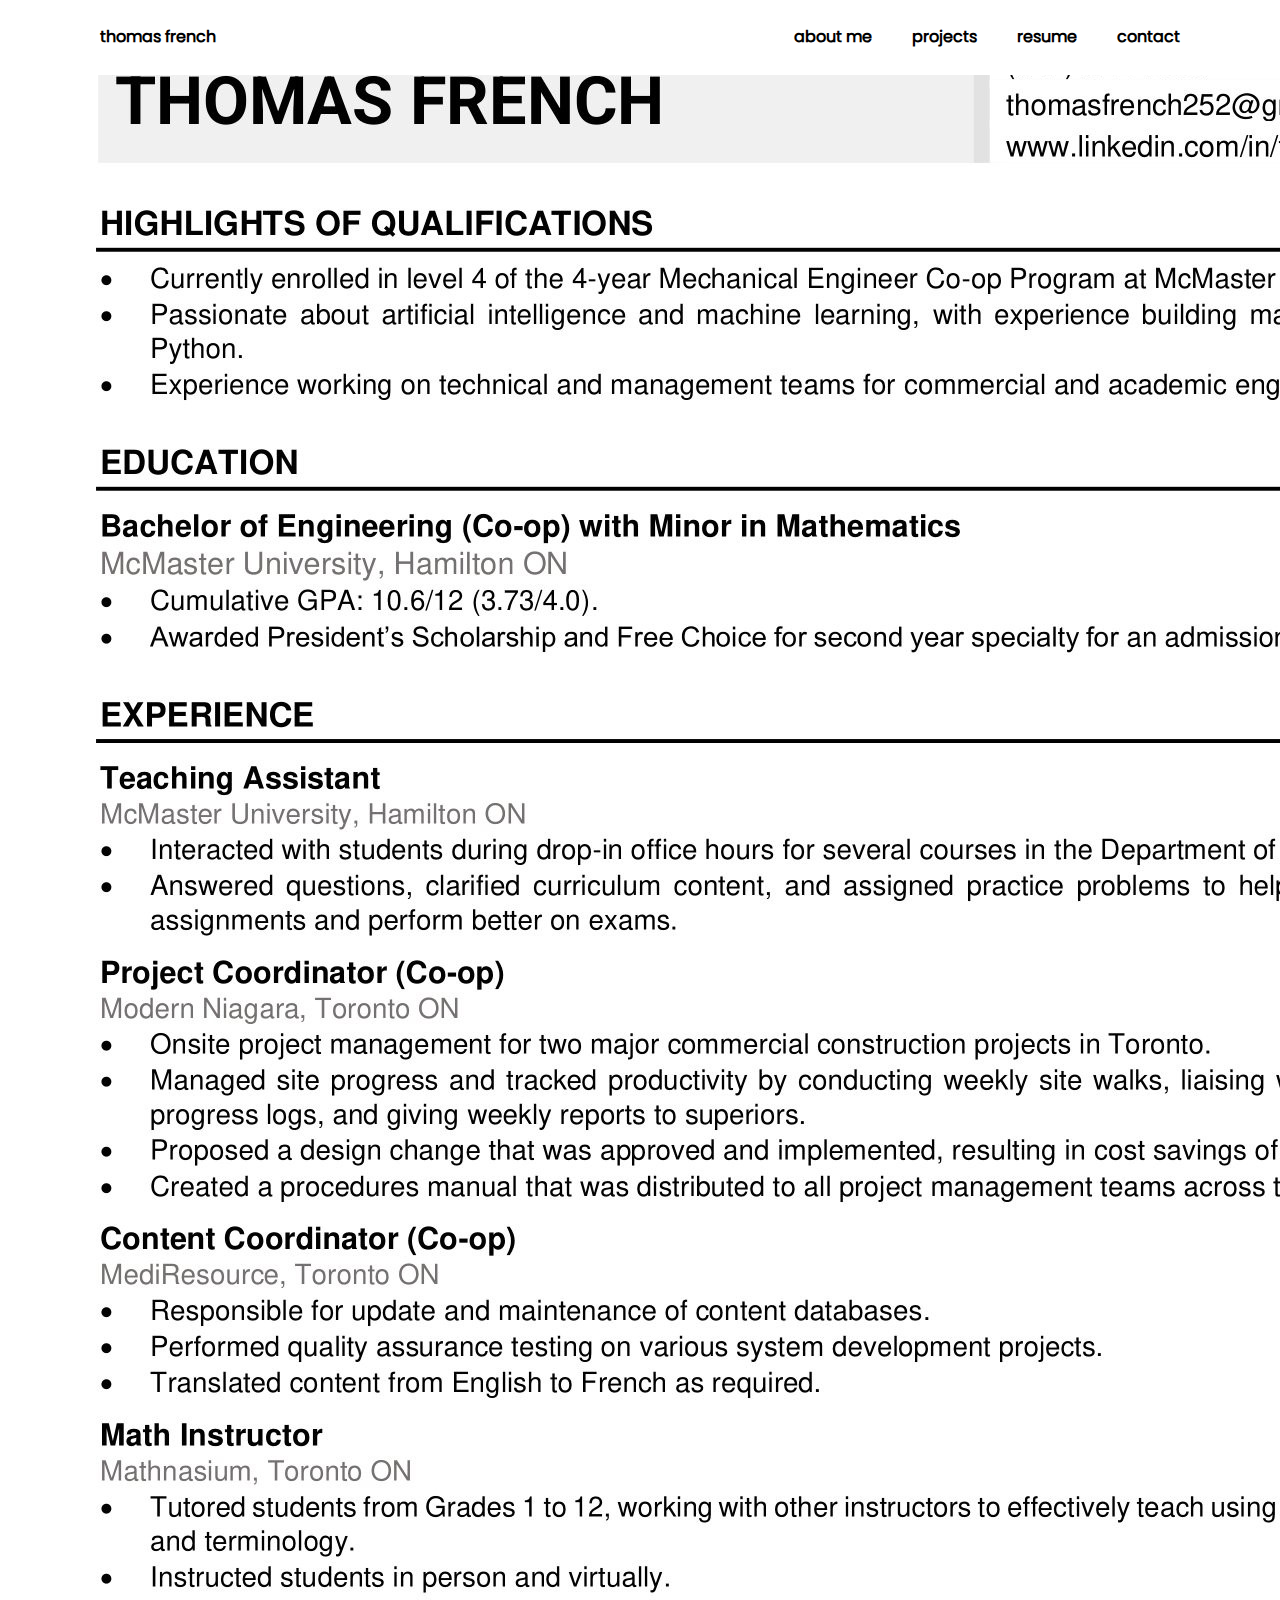
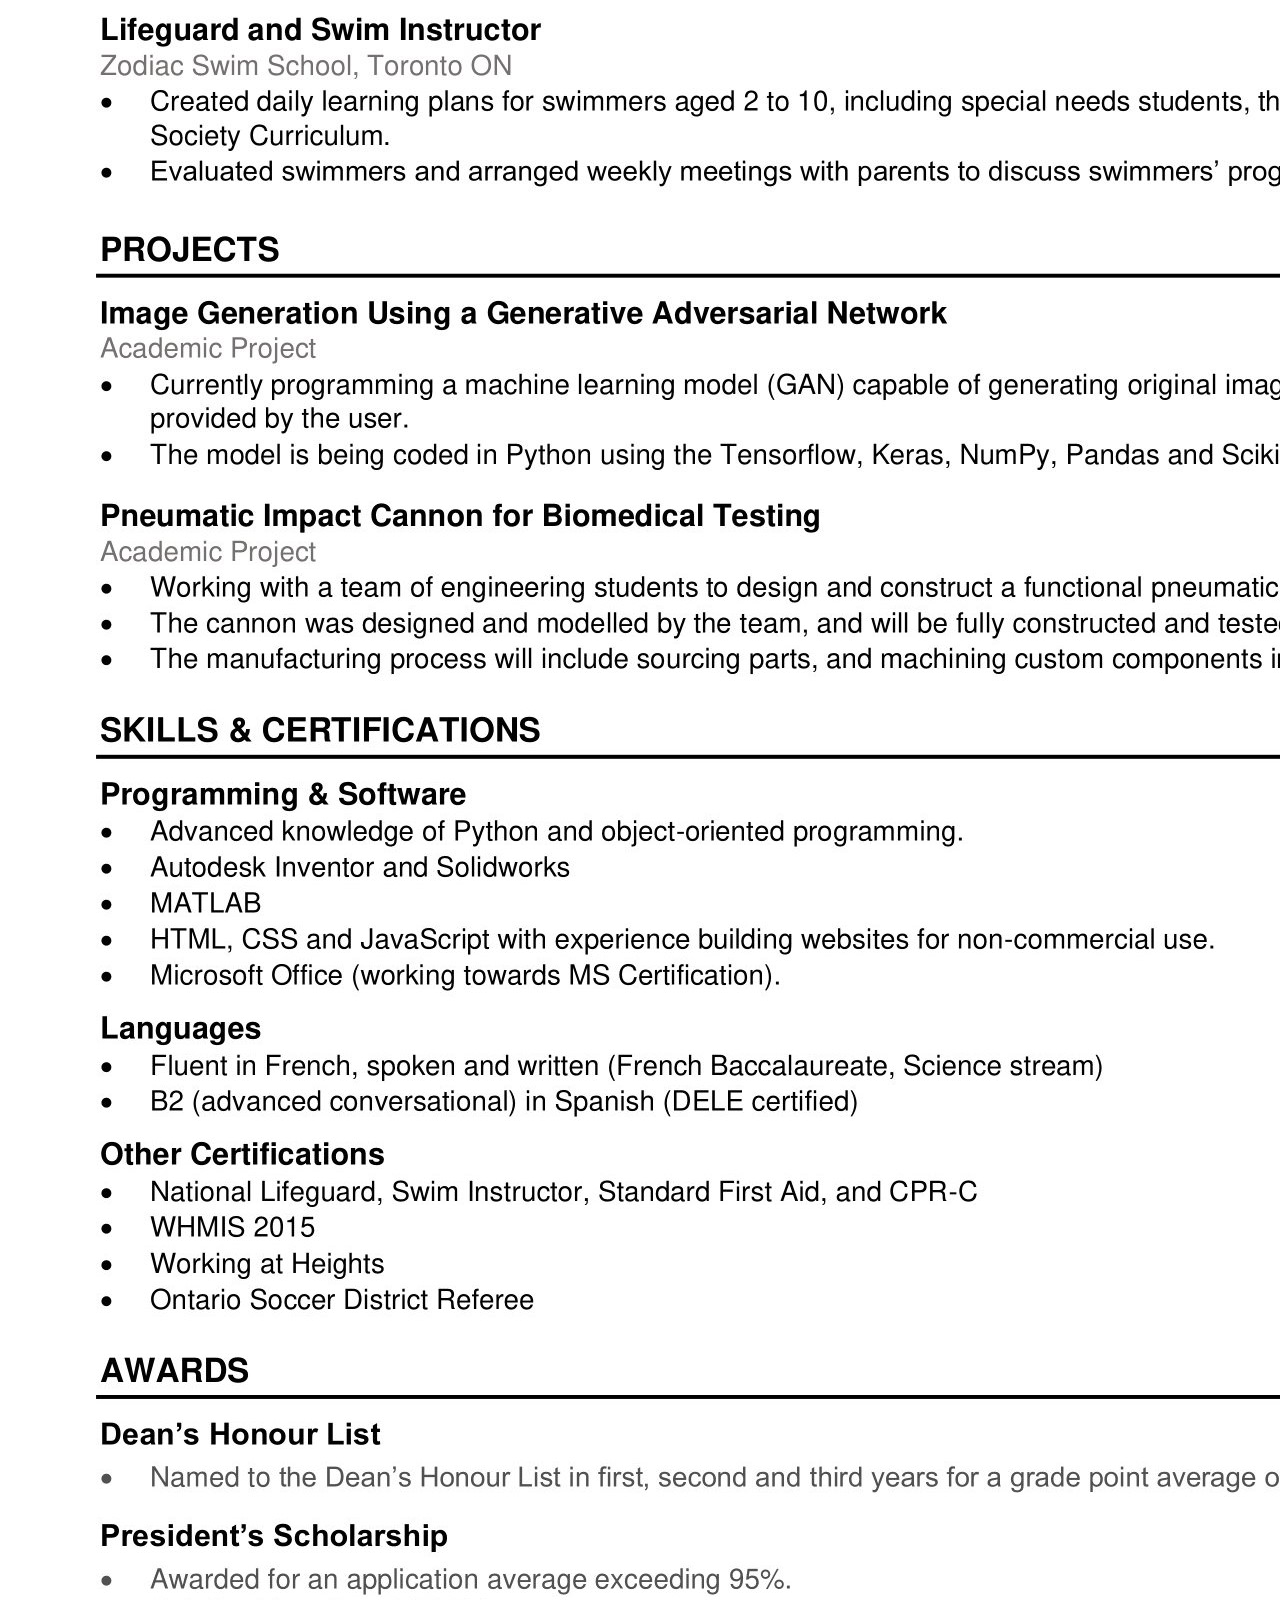
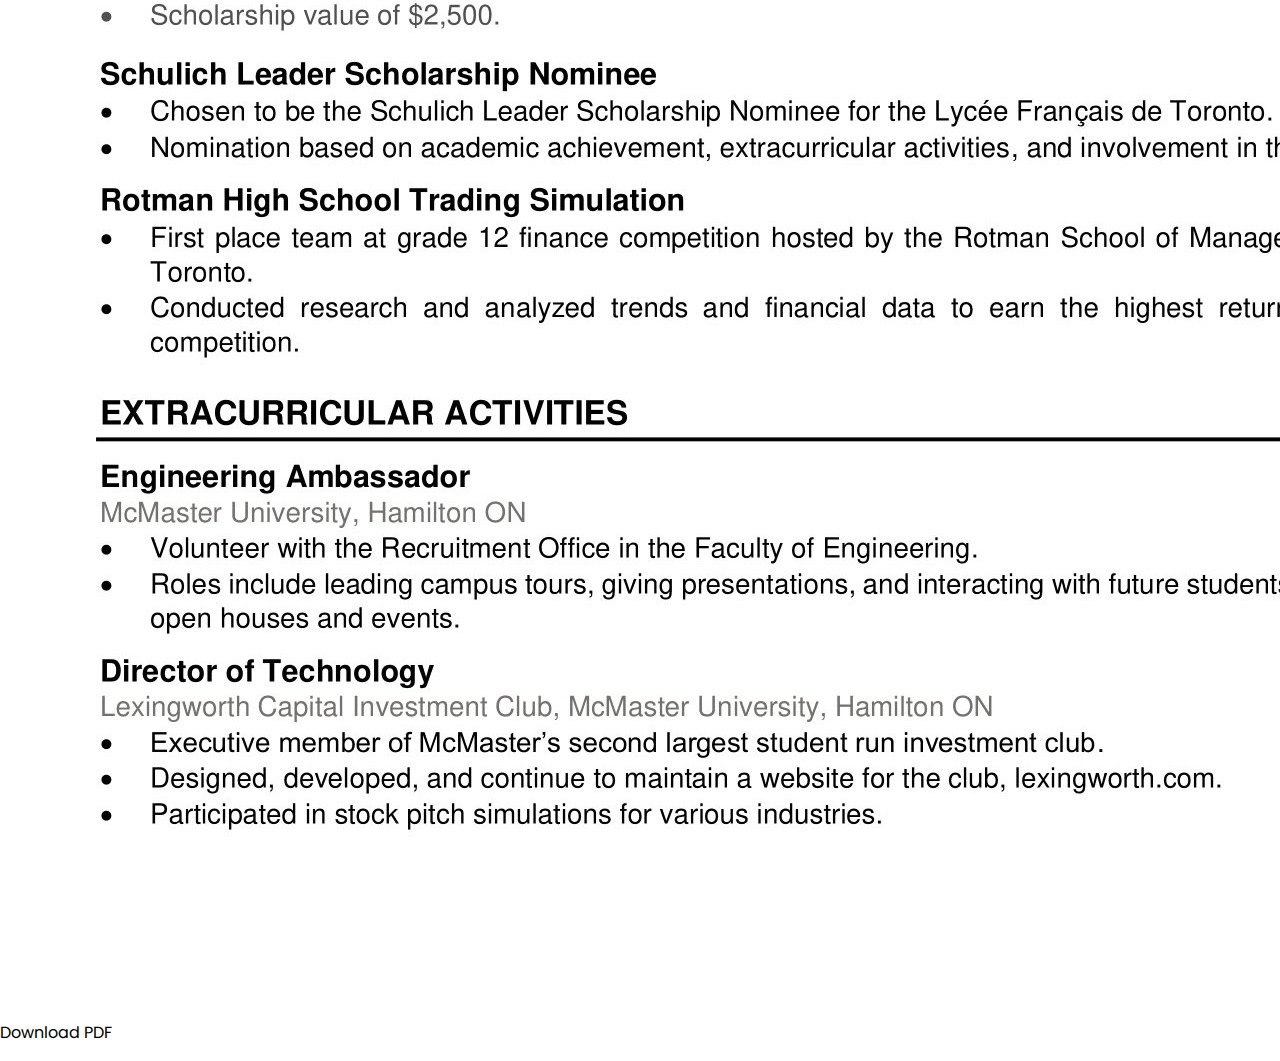
<file: resume.html>
<!DOCTYPE html>
<html lang="en-ca">
  <head>
    <title>thomas french | resume</title>
    <link type="text/css"; rel="stylesheet"; href="stylesheet.css">
  </head>
  <body>
		
		<div id="header">
			<a href="index.html"><div class="header name"><strong>thomas french</strong><div class="line"></div></div></a>
			<a href="contact.html"><div class="header headerbtn headerright"><strong>contact</strong><div class="line"></div></div></a>
			<a href="resume.html"><div class="header headerbtn"><strong>resume</strong><div class="line"></div></div></a>
			<a href="projects.html"><div class="header headerbtn"><strong>projects</strong><div class="line"></div></div></a>
			<a href="about.html"><div class="header headerbtn"><strong>about me</strong><div class="line"></div></div></a>
		</div>
		
		<img src="media/ThomasFrenchResume-1.jpg" class="resume resumetop">
		<img src="media/ThomasFrenchResume-2.jpg" class="resume">
		
		<p class="link">Download PDF</p>
		
	</body>
</html>
</file>
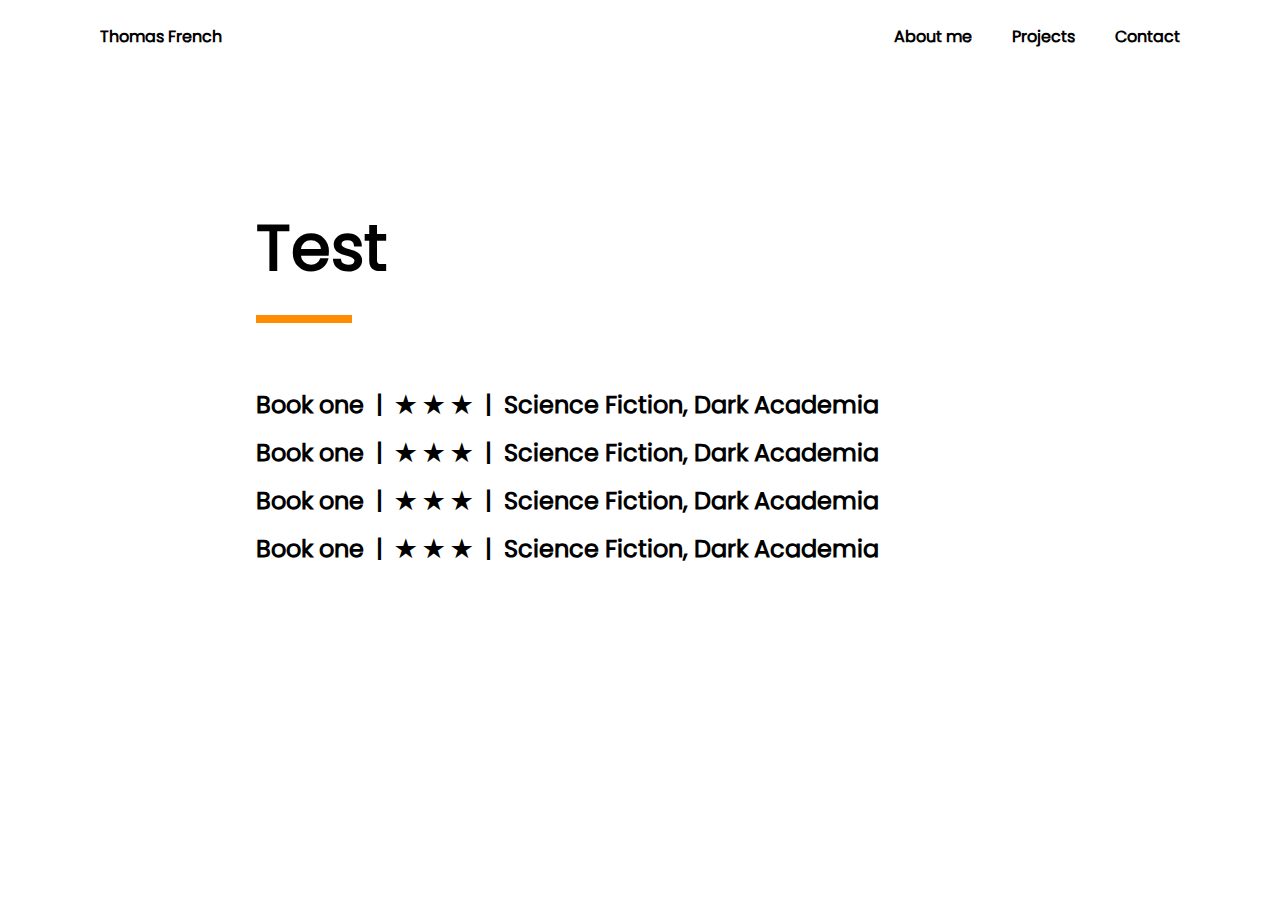
<file: test.html>
<!DOCTYPE html>
<html lang="en-ca">
  <head>
    <title>Thomas French | Home</title>
    <link type="text/css"; rel="stylesheet"; href="stylesheet.css">
	<link rel="shortcut icon" type="image/x-icon" href="media/favicon.png">
  </head>
  <body>
		
		<div id="header">
			<a href="index.html"><div class="header name"><strong>Thomas French</strong><div class="line"></div></div></a>
			<a href="contact.html"><div class="header headerbtn headerright"><strong>Contact</strong><div class="line"></div></div></a>
			<a href="projects.html"><div class="header headerbtn"><strong>Projects</strong><div class="line"></div></div></a>
			<a href="about.html"><div class="header headerbtn"><strong>About me</strong><div class="line"></div></div></a>
		</div>

		<h1>Test</h1>

		<div class="underline"></div>

		<div class="book-box" tabindex="1">
			<h2>Book one&ensp;|&ensp;&#9733 &#9733 &#9733&ensp;|&ensp;Science Fiction, Dark Academia</h2>
			<p class="book-words" style="margin-left: 20vw;">Test words</p>
		</div>

		<div class="book-box" tabindex="1">
			<h2>Book one&ensp;|&ensp;&#9733 &#9733 &#9733&ensp;|&ensp;Science Fiction, Dark Academia</h2>
			<p class="book-words" style="margin-left: 20vw;">Test words</p>
		</div>

		<div class="book-box" tabindex="1">
			<h2>Book one&ensp;|&ensp;&#9733 &#9733 &#9733&ensp;|&ensp;Science Fiction, Dark Academia</h2>
			<p class="book-words" style="margin-left: 20vw;">Test words</p>
		</div>

		<div class="book-box" tabindex="1">
			<h2>Book one&ensp;|&ensp;&#9733 &#9733 &#9733&ensp;|&ensp;Science Fiction, Dark Academia</h2>
			<p class="book-words" style="margin-left: 20vw;">Test words</p>
		</div>

		</body>
</html>
</file>
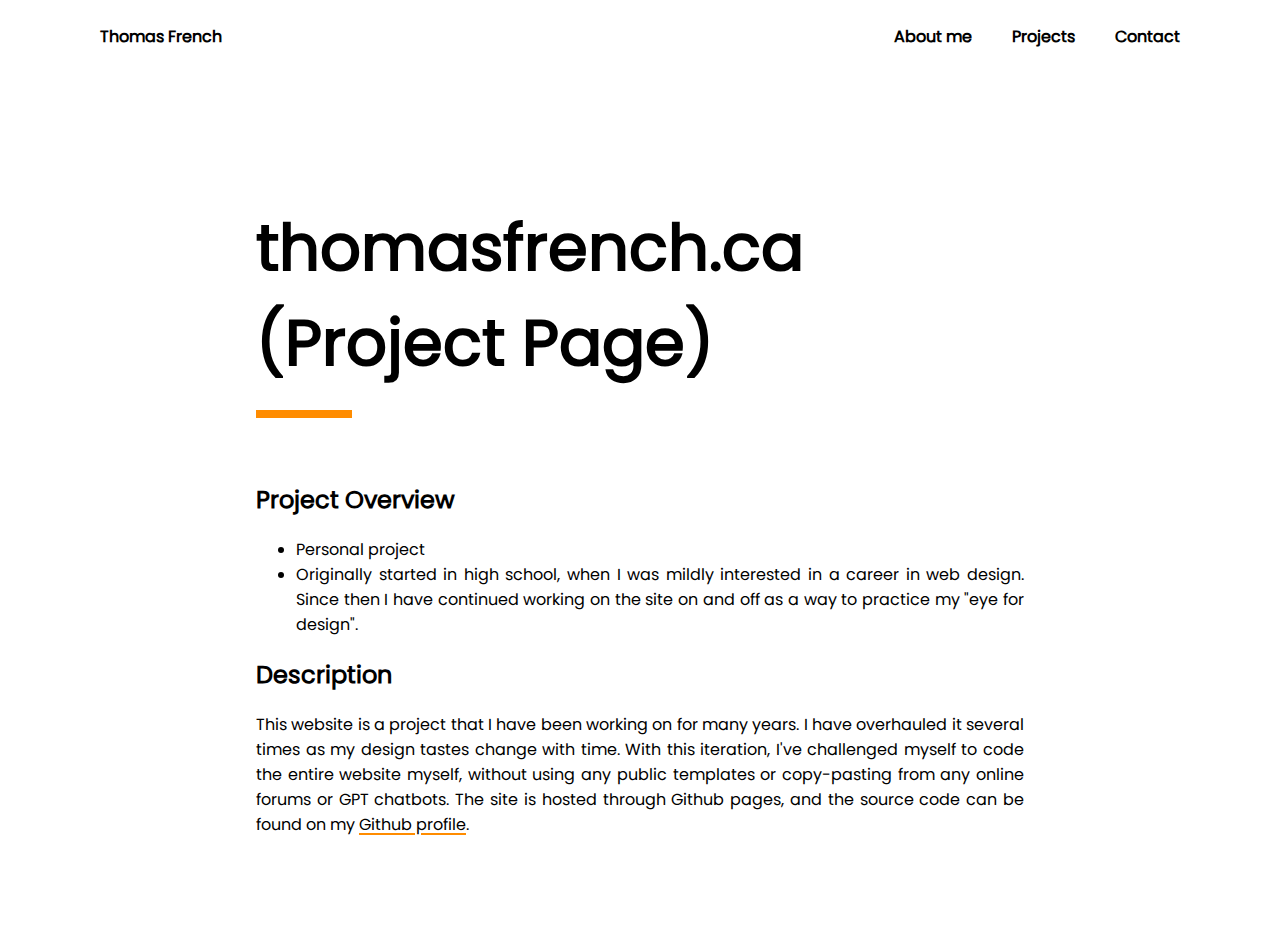
<file: website.html>
<!DOCTYPE html>
<html lang="en-ca">
  <head>
    <title>Thomas French | thomasfrench.ca (Project Page)</title>
    <link type="text/css"; rel="stylesheet"; href="stylesheet.css">
		<script>
			 
		</script>
  </head>
  <body>
		
		<div id="header">
			<a href="index.html"><div class="header name"><strong>Thomas French</strong><div class="line"></div></div></a>
			<a href="contact.html"><div class="header headerbtn headerright"><strong>Contact</strong><div class="line"></div></div></a>
			<a href="projects.html"><div class="header headerbtn"><strong>Projects</strong><div class="line"></div></div></a>
			<a href="about.html"><div class="header headerbtn"><strong>About me</strong><div class="line"></div></div></a>
		</div>

		<h1>thomasfrench.ca (Project Page)</h1>

		<div class="underline"></div>

		<h2>Project Overview</h2>

		<ul class="main_text">
			<li>Personal project</li>
			<li>Originally started in high school, when I was mildly interested in a career in web design. Since then I have continued working on the site on and off as a way to practice my "eye for design".</li>
		</ul>
		
		<h2>Description</h2>
		
		<p class="main_text end">This website is a project that I have been working on for many years. I have overhauled it several times as my design tastes change with time. With this iteration, I've challenged myself to code the entire website myself, without using any public templates or copy-pasting from any online forums or GPT chatbots. The site is hosted through Github pages, and the source code can be found on my <a class="intext" href="https://github.com/tfren99/tfren99.github.io" target="_blank">Github profile</a>.</p>

		</body>
</html>
</file>
<file: stylesheet.css>
/* COLORS

header grey: #eceef1
header hover: #fbfbfc *not used*

header:
for low bar, line-height: 71px;
for high bar, line-height: 20px; padding-top: 22px;

#2d343a 

*/

:root {
	color-scheme: light dark;
	--body-bg: light-dark(white,#202224);
	--header-bg: var(--body-bg);
	--body-color: light-dark(black, white);
	--header-color: var(--body-color);
	--header-hover-color: #ff8c00;
}

body::-webkit-scrollbar {
	display: none;
}

body {
	-ms-overflow-style: none;
}

@font-face {
	font-family: Poppins;
	src: url(fonts/Poppins-Regular.otf);
}

@font-face {
	font-family: Manrope;
	src: url(fonts/manrope-regular.otf);
}

html, body {
	margin: 0;
	padding: 0;
	font-family: Poppins;
	background-color: var(--body-bg);
	color: var(--body-color);
	overflow-x: visible;
}

#header {
	width: 100vw;
	position: fixed;
	top: 0;
	left: 0;
	background-color: var(--header-bg);
}

.header {
	height: 50px;
	width: auto;
	margin: 0px 20px;
	padding-top: 25px;
	line-height: 24px;
	vertical-align: middle;
	text-align: center;
	z-index: 100;
	display: block;
	position: relative;
	color: var(--header-color);
	font-size: 16px;
	transition: color 0.5s;
	z-index: 3;
}

.name {
	float: left;
	margin-left: 100px;
}

.headerbtn {
	float: right;
}

.headerright {
	margin-right: 100px;
}

.header .line {
	height: 3px;
	width: 0%;
	margin: 0;
	background-color: var(--header-hover-color);
	transition: width 0.35s, background-color 0.35s;
	border-radius: 0px;
	float: right;
}

.specialbtn {
	background-color: var(--header-hover-color);
	float: right;
	border-radius: 10px;
	margin: 15px;
	padding: 5px 15px 5px 15px;
	height: 35px;
	align-items: center;
	display: flex;
	transition: background-color 0.35s;
}

a:hover .specialbtn {
	background-color: transparent;
	transition: background-color 0.35s;
}

/*.header:hover {
	color: var(--header-hover-color);
	transition: color 0.5s;
}*/

.header:hover .line {
	width: 100%;
	transition: width 0.35s, background-color 0.35s;
	background-color: var(--header-hover-color);
	float: left;
}

.header:active .line {
	background-color: var(--body-bg); 
	width: 100%;
}

.header:active {
	color: var(--body-bg);
}

a, a:visited, a:active, a:hover {
	color: var(--header-color);
	text-decoration: none;
}

.spacer {
	height: 75px;
	width: 100vw;
}

.footer {
	width: 100vw;
	height: 200px;
	background-color: aqua;
}

h1 {
	width: 60vw;
	margin: 200px 0 20px 20vw;
	font-size: 4em;
}

h2 {
	margin-left: 20vw;
}

.main_text {
	margin-left: 20vw;
	margin-right: 20vw;
	text-align: justify;
}

.underline {
	width: 6em;
	height: 0.5em;
	background-color: var(--header-hover-color);
	margin-left: 20vw;
	margin-bottom: 4em;
}

a.intext {
	text-decoration: underline;
	text-decoration-color: var(--header-hover-color);
	text-decoration-thickness: 0.1em;
	transition: color 0.2s;
	text-underline-offset: 0.2em;
}

a.intext:hover {
	color: var(--header-hover-color);
}

.end {
	margin-bottom: 6em;
}

/* HOME */



/* PROJECTS */

.details h2 {
	transition: color 0.35s;
	margin-left: 0vw;
}

.project {
	width: 60vw;
	margin: 2em 20vw;
	overflow: auto;
	display: grid;
}

.details {
	text-align: justify;
}

.project:hover h2 {
	color: var(--header-hover-color);
}

.gallery {
	margin-left: 20vw;
	width: 60vw;
}

.gallery_img {
	display: inline-block;
	width: calc(50% - 6px);
	aspect-ratio: 4/3;
	object-fit: cover;
	padding-left: 3px;
	padding-right: 3px;
}

img.main_text {
	width: 40vw;
	margin: 2em 30vw 0 30vw;
}

.caption {
	text-align: center;
	font-style: italic;
	margin: 0;
	margin-bottom: 2em;
	width: 40vw;
	margin-left: 30vw;
}


/* CONTACT */

.formbox {
	margin-top: 4em;
	margin-left: calc(50vw - 250px);
	margin-bottom: 4em;
	width: 500px;
}

.formbox input[type=text] {
	width: calc(100% - 26px);
	padding: 2px 10px;
	border: none;
	border: 3px solid var(--body-color);
	/*border-radius: 3px;*/
	margin: 10px 0px;
	height: 30px;
	transition: border 0.15s linear, background 0.15s linear;
	outline: none;
	background-color: var(--body-bg);
	font-family: Poppins;
}

.formbox input[type=text]:focus, .formbox textarea:focus {
	border-color: var(--header-hover-color);
	background-color: var(--body-bg);
	outline: none;
}

.formbox textarea {
	width: calc(100% - 26px);
	padding: 10px;
	border: none;
	border: 3px solid var(--body-color);
	/*border-radius: 3px;*/
	margin: 10px 0px;
	height: 175px;
	transition: border 0.15s linear, background 0.15s linear;
	outline: none;
	background-color: var(--body-bg);
	font-family: Poppins;
	resize: none;
}

.formbox input[type=submit] {
	width: 125px;
	padding: 2px 10px;
	border: none;
	border: 0px;
	border: 3px solid var(--body-color);
	/*border-radius: 3px;*/
	margin: 10px 0px 10px 0px;
	height: 30px;
	transition: border 0.15s linear;
	outline: none;
	background-color: var(--body-bg);
	font-family: Poppins;
	float: right;
}

.formbox input[type=submit]:hover {
	border-color: var(--header-hover-color);
	cursor: pointer;
}

/* TEST */

.book-box h2 {
	margin-top: 0px;
}

.book-box {
	overflow: hidden;
	margin: 1em 0;
	transition: max-height 1s;
	max-height: 2em;
}

.book-box:focus {
	height: auto;
	max-height: 20vh;
}
</file>
